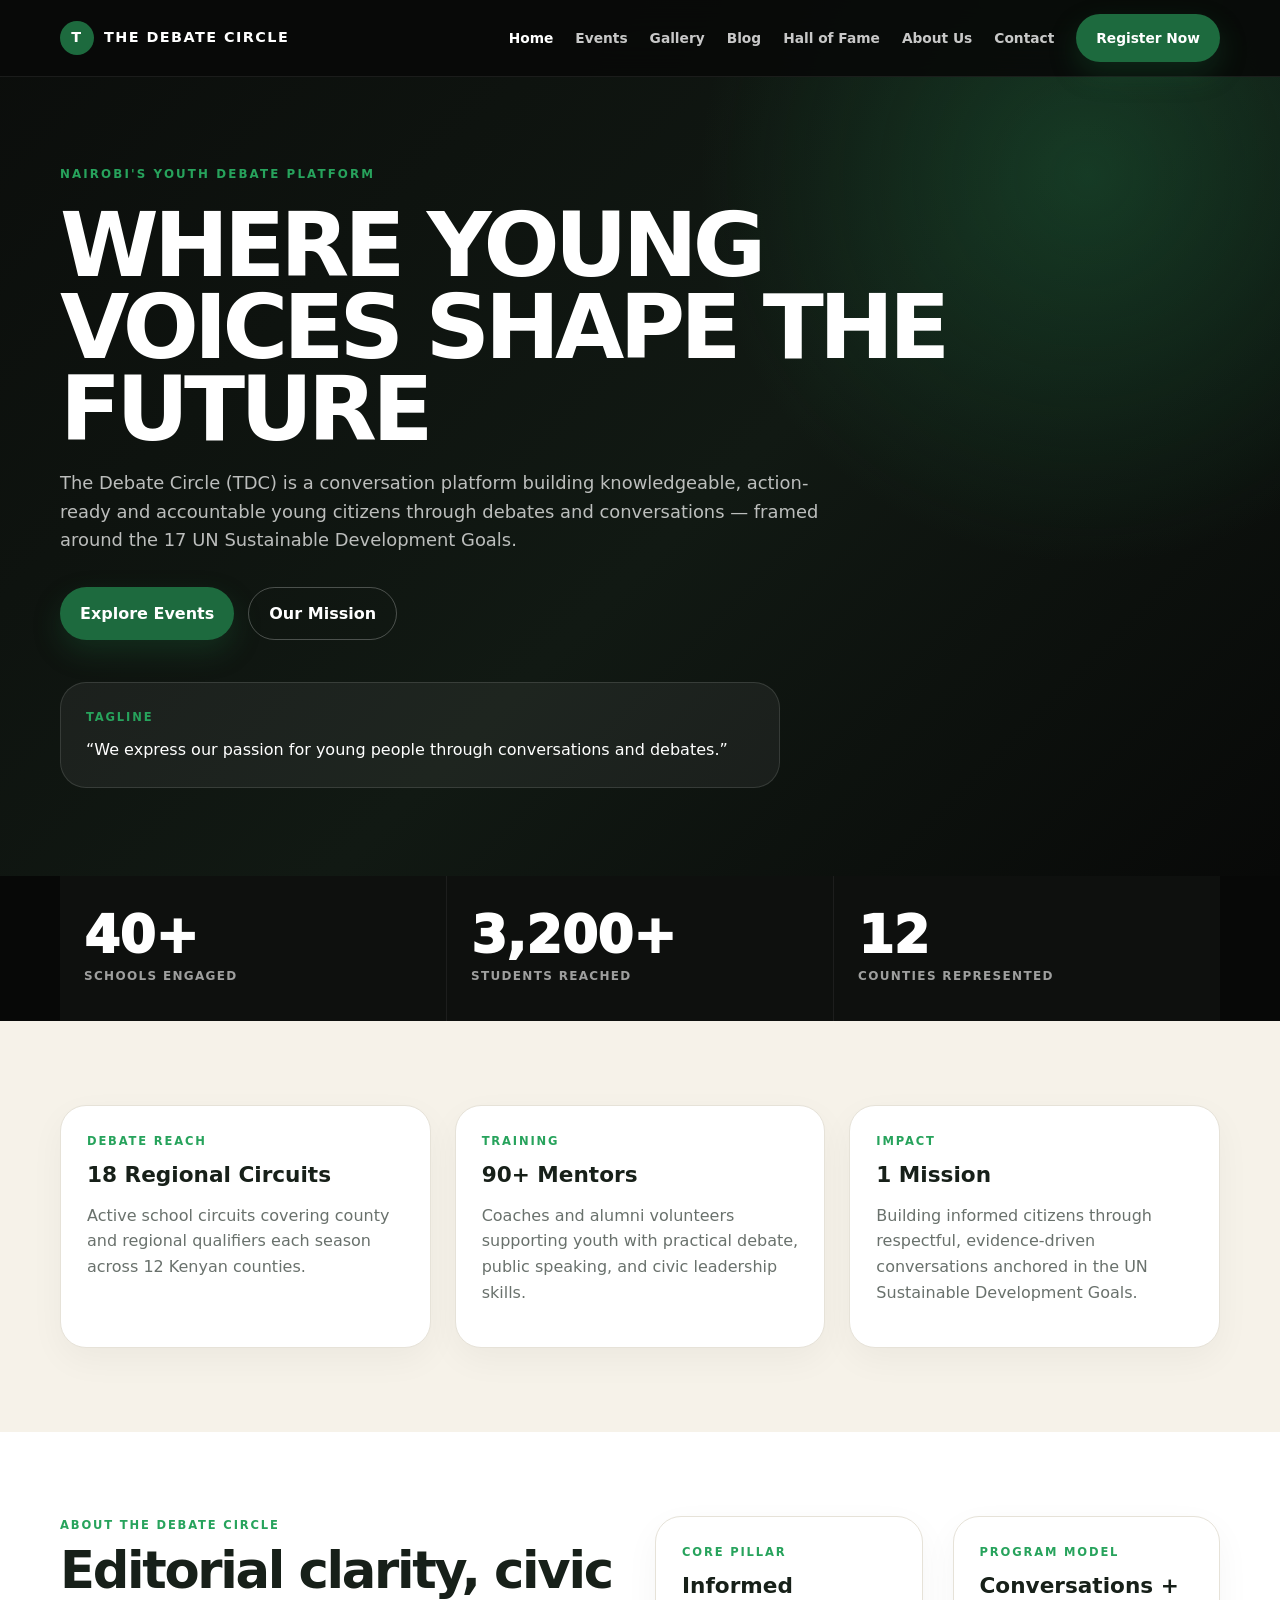
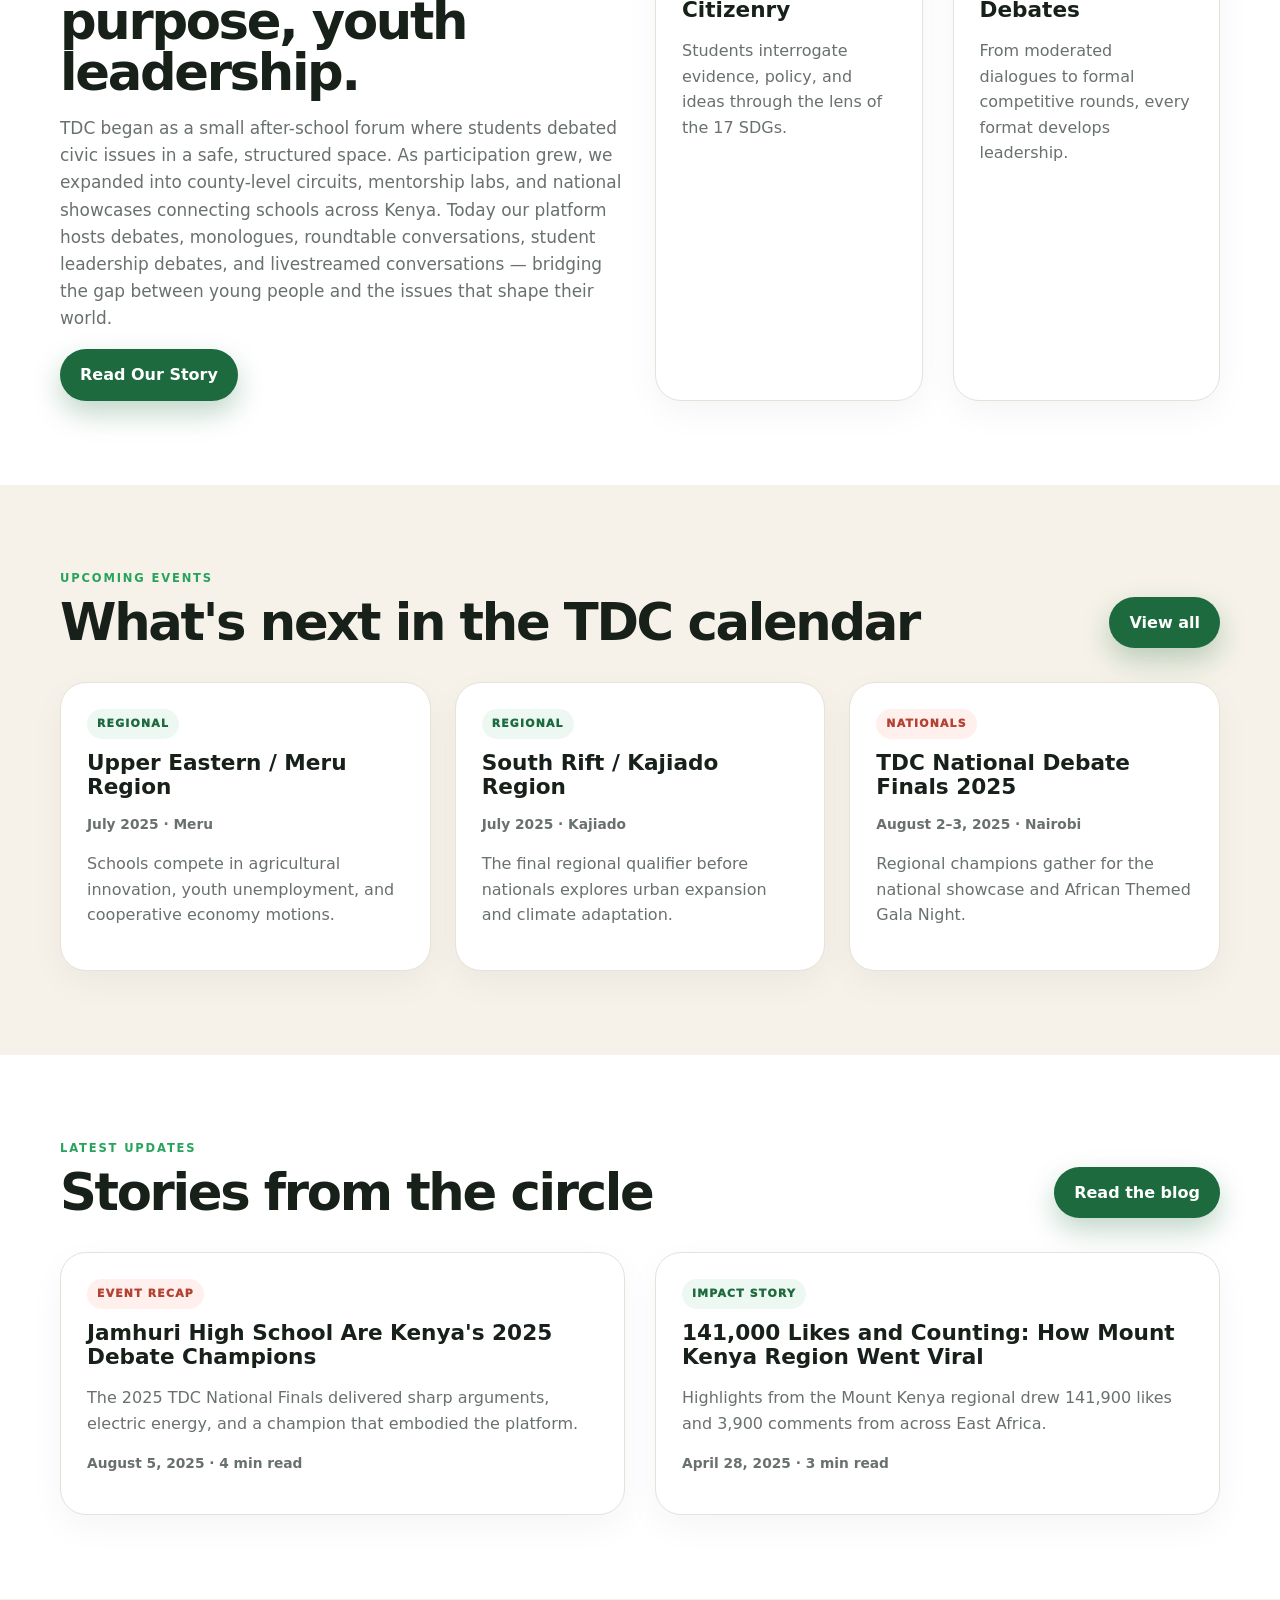
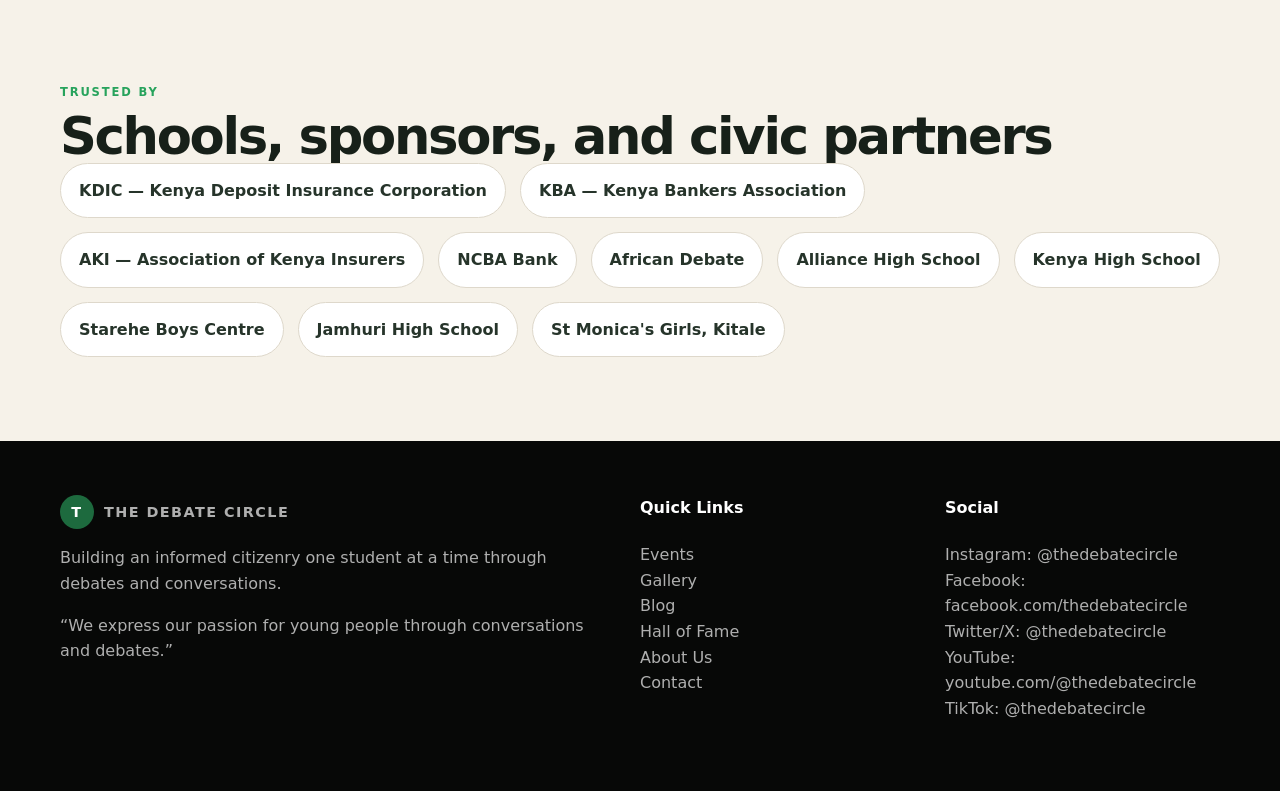
<file: index.html>
<!doctype html>
<html lang="en">
<head>
<meta charset="utf-8">
<meta name="viewport" content="width=device-width,initial-scale=1">
<title>The Debate Circle | Home</title>
<link rel="stylesheet" href="style.css">
</head>
<body>
<header class="site-header">
<div class="container nav">
<a class="logo" href="index.html">
<span class="logo-mark">T</span>THE DEBATE CIRCLE</a>
<button class="hamb" aria-label="Menu">☰</button>
<nav class="nav-links">
<a class="active" href="index.html">Home</a>
<a class="" href="events.html">Events</a>
<a class="" href="gallery.html">Gallery</a>
<a class="" href="blog.html">Blog</a>
<a class="" href="hall-of-fame.html">Hall of Fame</a>
<a class="" href="about.html">About Us</a>
<a class="" href="contact.html">Contact</a>
<a class="cta" href="contact.html">Register Now</a>
</nav>
</div>
</header>
<section class="hero">
<div class="container">
<span class="eyebrow">Nairobi's Youth Debate Platform</span>
<h1>WHERE YOUNG VOICES SHAPE THE FUTURE</h1>
<p>The Debate Circle (TDC) is a conversation platform building knowledgeable, action-ready and accountable young citizens through debates and conversations — framed around the 17 UN Sustainable Development Goals.</p>
<div class="hero-actions">
<a class="btn" href="events.html">Explore Events</a>
<a class="btn secondary" href="about.html">Our Mission</a>
</div>
<div class="quote-card">
<span>Tagline</span>“We express our passion for young people through conversations and debates.”</div>
</div>
</section>
<section class="stats">
<div class="container stats-grid">
<div class="stat">
<strong>40+</strong>
<span>Schools Engaged</span>
</div>
<div class="stat">
<strong>3,200+</strong>
<span>Students Reached</span>
</div>
<div class="stat">
<strong>12</strong>
<span>Counties Represented</span>
</div>
</div>
</section>
<section class="section alt">
<div class="container grid-3">
<article class="card">
<span class="section-label">Debate Reach</span>
<h3>18 Regional Circuits</h3>
<p>Active school circuits covering county and regional qualifiers each season across 12 Kenyan counties.</p>
</article>
<article class="card">
<span class="section-label">Training</span>
<h3>90+ Mentors</h3>
<p>Coaches and alumni volunteers supporting youth with practical debate, public speaking, and civic leadership skills.</p>
</article>
<article class="card">
<span class="section-label">Impact</span>
<h3>1 Mission</h3>
<p>Building informed citizens through respectful, evidence-driven conversations anchored in the UN Sustainable Development Goals.</p>
</article>
</div>
</section>
<section class="section">
<div class="container grid-2">
<div>
<span class="section-label">About The Debate Circle</span>
<h2>Editorial clarity, civic purpose, youth leadership.</h2>
<p class="lead">TDC began as a small after-school forum where students debated civic issues in a safe, structured space. As participation grew, we expanded into county-level circuits, mentorship labs, and national showcases connecting schools across Kenya. Today our platform hosts debates, monologues, roundtable conversations, student leadership debates, and livestreamed conversations — bridging the gap between young people and the issues that shape their world.</p>
<a class="btn" href="about.html">Read Our Story</a>
</div>
<div class="grid-2">
<article class="card">
<span class="section-label">Core Pillar</span>
<h3>Informed Citizenry</h3>
<p>Students interrogate evidence, policy, and ideas through the lens of the 17 SDGs.</p>
</article>
<article class="card">
<span class="section-label">Program Model</span>
<h3>Conversations + Debates</h3>
<p>From moderated dialogues to formal competitive rounds, every format develops leadership.</p>
</article>
</div>
</div>
</section>
<section class="section alt">
<div class="container">
<div class="section-head">
<div>
<span class="section-label">Upcoming Events</span>
<h2>What's next in the TDC calendar</h2>
</div>
<a class="btn" href="events.html">View all</a>
</div>
<div class="grid-3">
<article class="card">
<span class="tag regional">Regional</span>
<h3>Upper Eastern / Meru Region</h3>
<p class="meta">July 2025 · Meru</p>
<p>Schools compete in agricultural innovation, youth unemployment, and cooperative economy motions.</p>
</article>
<article class="card">
<span class="tag regional">Regional</span>
<h3>South Rift / Kajiado Region</h3>
<p class="meta">July 2025 · Kajiado</p>
<p>The final regional qualifier before nationals explores urban expansion and climate adaptation.</p>
</article>
<article class="card">
<span class="tag national">Nationals</span>
<h3>TDC National Debate Finals 2025</h3>
<p class="meta">August 2–3, 2025 · Nairobi</p>
<p>Regional champions gather for the national showcase and African Themed Gala Night.</p>
</article>
</div>
</div>
</section>
<section class="section">
<div class="container">
<div class="section-head">
<div>
<span class="section-label">Latest Updates</span>
<h2>Stories from the circle</h2>
</div>
<a class="btn" href="blog.html">Read the blog</a>
</div>
<div class="grid-2">
<article class="card">
<span class="tag national">Event Recap</span>
<h3>Jamhuri High School Are Kenya's 2025 Debate Champions</h3>
<p>The 2025 TDC National Finals delivered sharp arguments, electric energy, and a champion that embodied the platform.</p>
<p class="meta">August 5, 2025 · 4 min read</p>
</article>
<article class="card">
<span class="tag regional">Impact Story</span>
<h3>141,000 Likes and Counting: How Mount Kenya Region Went Viral</h3>
<p>Highlights from the Mount Kenya regional drew 141,900 likes and 3,900 comments from across East Africa.</p>
<p class="meta">April 28, 2025 · 3 min read</p>
</article>
</div>
</div>
</section>
<section class="section alt">
<div class="container">
<span class="section-label">Trusted By</span>
<h2>Schools, sponsors, and civic partners</h2>
<div class="trusted-row">
<span class="partner-pill">KDIC — Kenya Deposit Insurance Corporation</span>
<span class="partner-pill">KBA — Kenya Bankers Association</span>
<span class="partner-pill">AKI — Association of Kenya Insurers</span>
<span class="partner-pill">NCBA Bank</span>
<span class="partner-pill">African Debate</span>
<span class="partner-pill">Alliance High School</span>
<span class="partner-pill">Kenya High School</span>
<span class="partner-pill">Starehe Boys Centre</span>
<span class="partner-pill">Jamhuri High School</span>
<span class="partner-pill">St Monica's Girls, Kitale</span>
</div>
</div>
</section>
<footer class="footer">
<div class="container footer-grid">
<div>
<a class="logo" href="index.html">
<span class="logo-mark">T</span>THE DEBATE CIRCLE</a>
<p>Building an informed citizenry one student at a time through debates and conversations.</p>
<p>“We express our passion for young people through conversations and debates.”</p>
</div>
<div>
<h4>Quick Links</h4>
<a href="events.html">Events</a>
<br>
<a href="gallery.html">Gallery</a>
<br>
<a href="blog.html">Blog</a>
<br>
<a href="hall-of-fame.html">Hall of Fame</a>
<br>
<a href="about.html">About Us</a>
<br>
<a href="contact.html">Contact</a>
<br>
</div>
<div>
<h4>Social</h4>
<p>Instagram: @thedebatecircle<br>Facebook: facebook.com/thedebatecircle<br>Twitter/X: @thedebatecircle<br>YouTube: youtube.com/@thedebatecircle<br>TikTok: @thedebatecircle</p>
</div>
</div>
</footer>
<script src="lightbox.js">
</script>
</body>
</html>
</file>
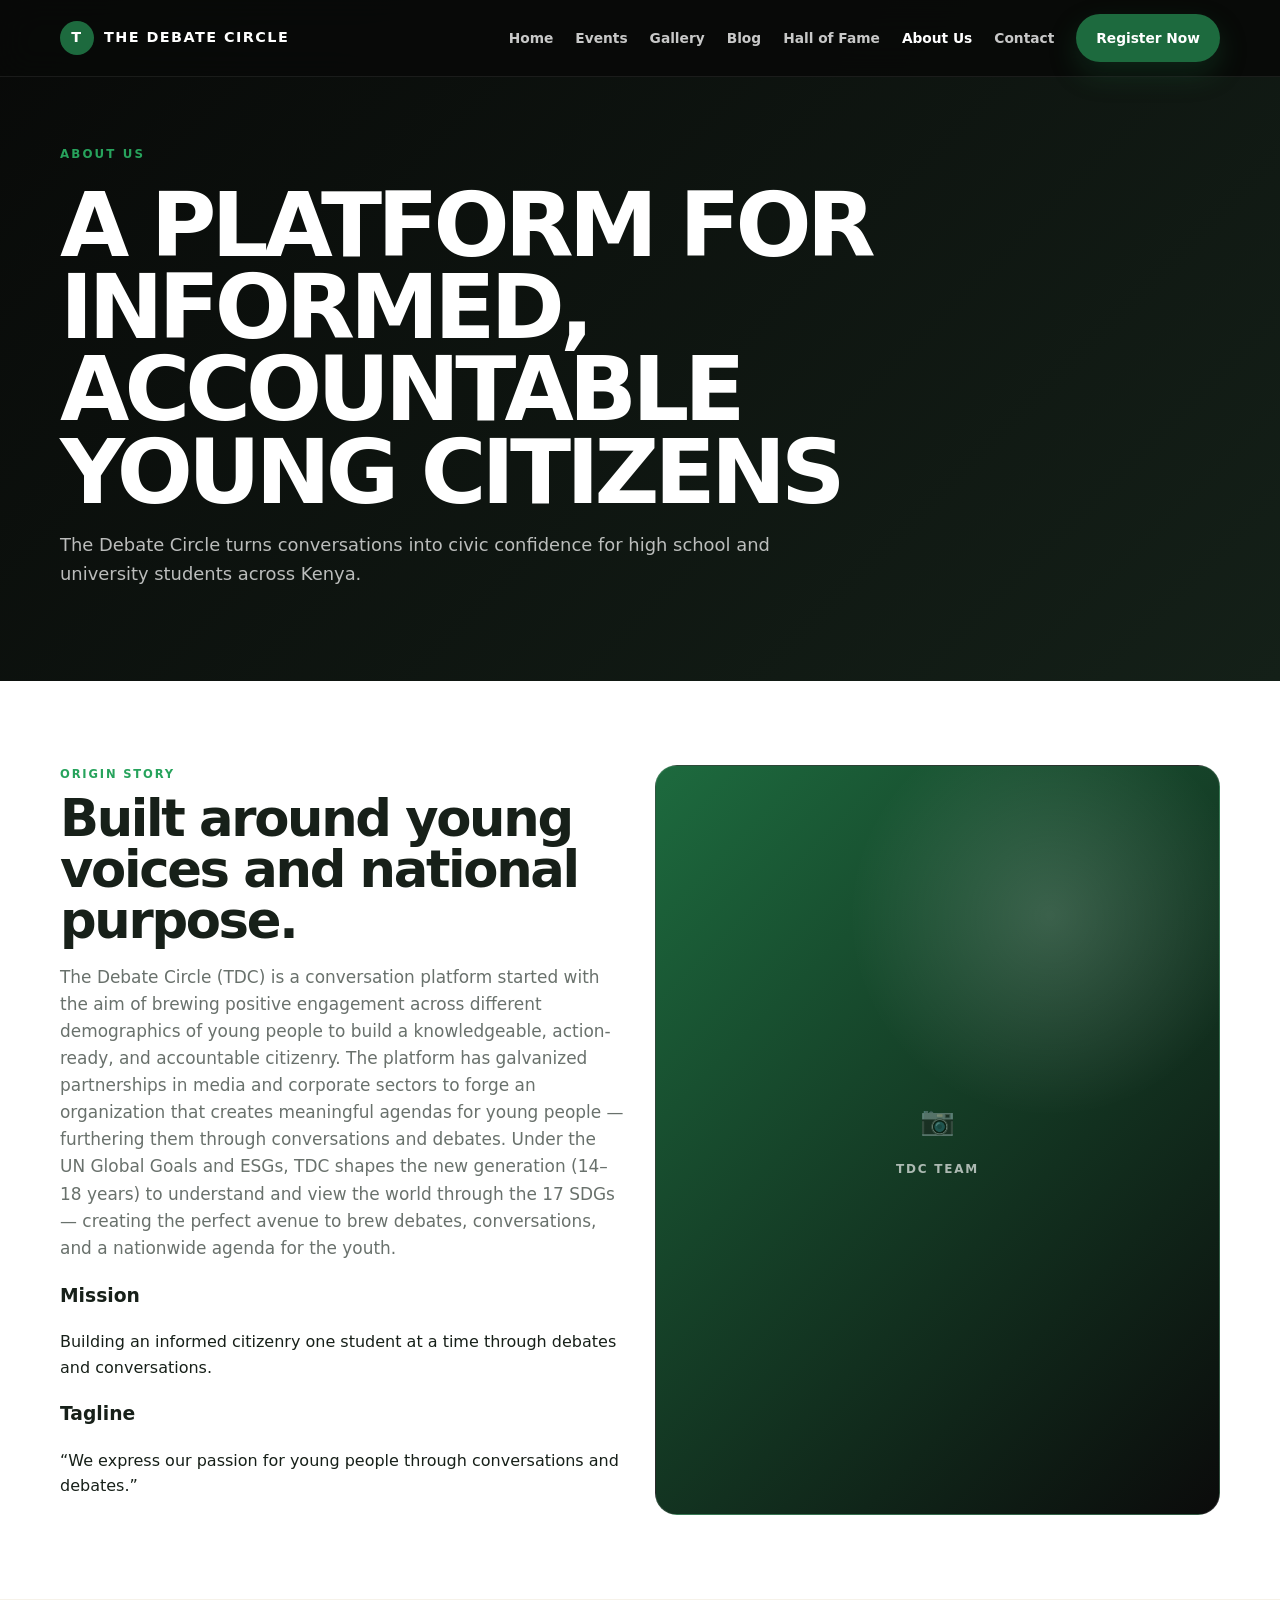
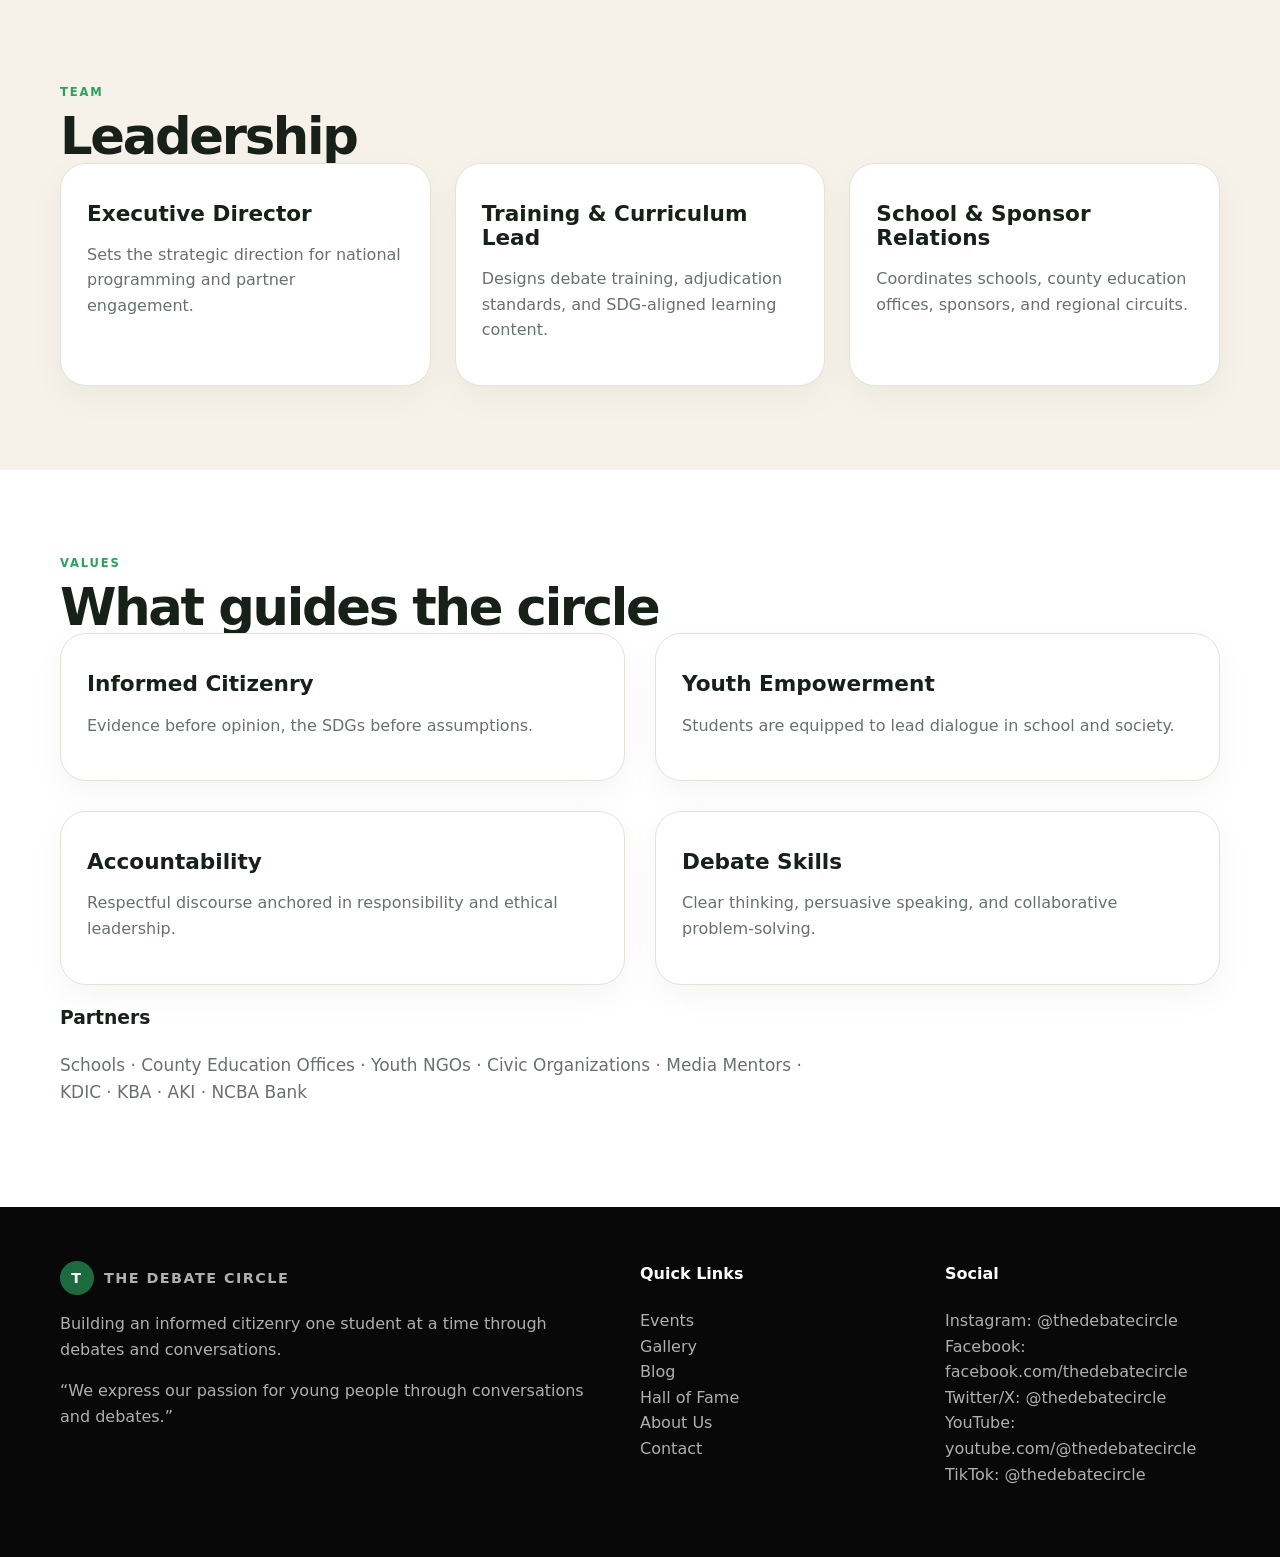
<file: about.html>
<!doctype html>
<html lang="en">
<head>
<meta charset="utf-8">
<meta name="viewport" content="width=device-width,initial-scale=1">
<title>About The Debate Circle</title>
<link rel="stylesheet" href="style.css">
</head>
<body>
<header class="site-header">
<div class="container nav">
<a class="logo" href="index.html">
<span class="logo-mark">T</span>THE DEBATE CIRCLE</a>
<button class="hamb" aria-label="Menu">☰</button>
<nav class="nav-links">
<a class="" href="index.html">Home</a>
<a class="" href="events.html">Events</a>
<a class="" href="gallery.html">Gallery</a>
<a class="" href="blog.html">Blog</a>
<a class="" href="hall-of-fame.html">Hall of Fame</a>
<a class="active" href="about.html">About Us</a>
<a class="" href="contact.html">Contact</a>
<a class="cta" href="contact.html">Register Now</a>
</nav>
</div>
</header>
<section class="page-hero">
<div class="container">
<span class="eyebrow">About Us</span>
<h1>A platform for informed, accountable young citizens</h1>
<p>The Debate Circle turns conversations into civic confidence for high school and university students across Kenya.</p>
</div>
</section>
<section class="section">
<div class="container grid-2">
<div>
<span class="section-label">Origin Story</span>
<h2>Built around young voices and national purpose.</h2>
<p class="lead">The Debate Circle (TDC) is a conversation platform started with the aim of brewing positive engagement across different demographics of young people to build a knowledgeable, action-ready, and accountable citizenry. The platform has galvanized partnerships in media and corporate sectors to forge an organization that creates meaningful agendas for young people — furthering them through conversations and debates. Under the UN Global Goals and ESGs, TDC shapes the new generation (14–18 years) to understand and view the world through the 17 SDGs — creating the perfect avenue to brew debates, conversations, and a nationwide agenda for the youth.</p>
<h3>Mission</h3>
<p>Building an informed citizenry one student at a time through debates and conversations.</p>
<h3>Tagline</h3>
<p>“We express our passion for young people through conversations and debates.”</p>
</div>
<div class="photo-placeholder lightbox-trigger full-photo" data-caption="TDC Team">
<div class="ph-inner">
<span class="camera">📷</span>
<span class="ph-caption">TDC Team</span>
</div>
</div>
</div>
</section>
<section class="section alt">
<div class="container">
<span class="section-label">Team</span>
<h2>Leadership</h2>
<div class="grid-3">
<article class="card">
<h3>Executive Director</h3>
<p>Sets the strategic direction for national programming and partner engagement.</p>
</article>
<article class="card">
<h3>Training & Curriculum Lead</h3>
<p>Designs debate training, adjudication standards, and SDG-aligned learning content.</p>
</article>
<article class="card">
<h3>School & Sponsor Relations</h3>
<p>Coordinates schools, county education offices, sponsors, and regional circuits.</p>
</article>
</div>
</div>
</section>
<section class="section">
<div class="container">
<span class="section-label">Values</span>
<h2>What guides the circle</h2>
<div class="grid-2">
<article class="card">
<h3>Informed Citizenry</h3>
<p>Evidence before opinion, the SDGs before assumptions.</p>
</article>
<article class="card">
<h3>Youth Empowerment</h3>
<p>Students are equipped to lead dialogue in school and society.</p>
</article>
<article class="card">
<h3>Accountability</h3>
<p>Respectful discourse anchored in responsibility and ethical leadership.</p>
</article>
<article class="card">
<h3>Debate Skills</h3>
<p>Clear thinking, persuasive speaking, and collaborative problem-solving.</p>
</article>
</div>
<h3>Partners</h3>
<p class="lead">Schools · County Education Offices · Youth NGOs · Civic Organizations · Media Mentors · KDIC · KBA · AKI · NCBA Bank</p>
</div>
</section>
<footer class="footer">
<div class="container footer-grid">
<div>
<a class="logo" href="index.html">
<span class="logo-mark">T</span>THE DEBATE CIRCLE</a>
<p>Building an informed citizenry one student at a time through debates and conversations.</p>
<p>“We express our passion for young people through conversations and debates.”</p>
</div>
<div>
<h4>Quick Links</h4>
<a href="events.html">Events</a>
<br>
<a href="gallery.html">Gallery</a>
<br>
<a href="blog.html">Blog</a>
<br>
<a href="hall-of-fame.html">Hall of Fame</a>
<br>
<a href="about.html">About Us</a>
<br>
<a href="contact.html">Contact</a>
<br>
</div>
<div>
<h4>Social</h4>
<p>Instagram: @thedebatecircle<br>Facebook: facebook.com/thedebatecircle<br>Twitter/X: @thedebatecircle<br>YouTube: youtube.com/@thedebatecircle<br>TikTok: @thedebatecircle</p>
</div>
</div>
</footer>
<script src="lightbox.js">
</script>
</body>
</html>
</file>
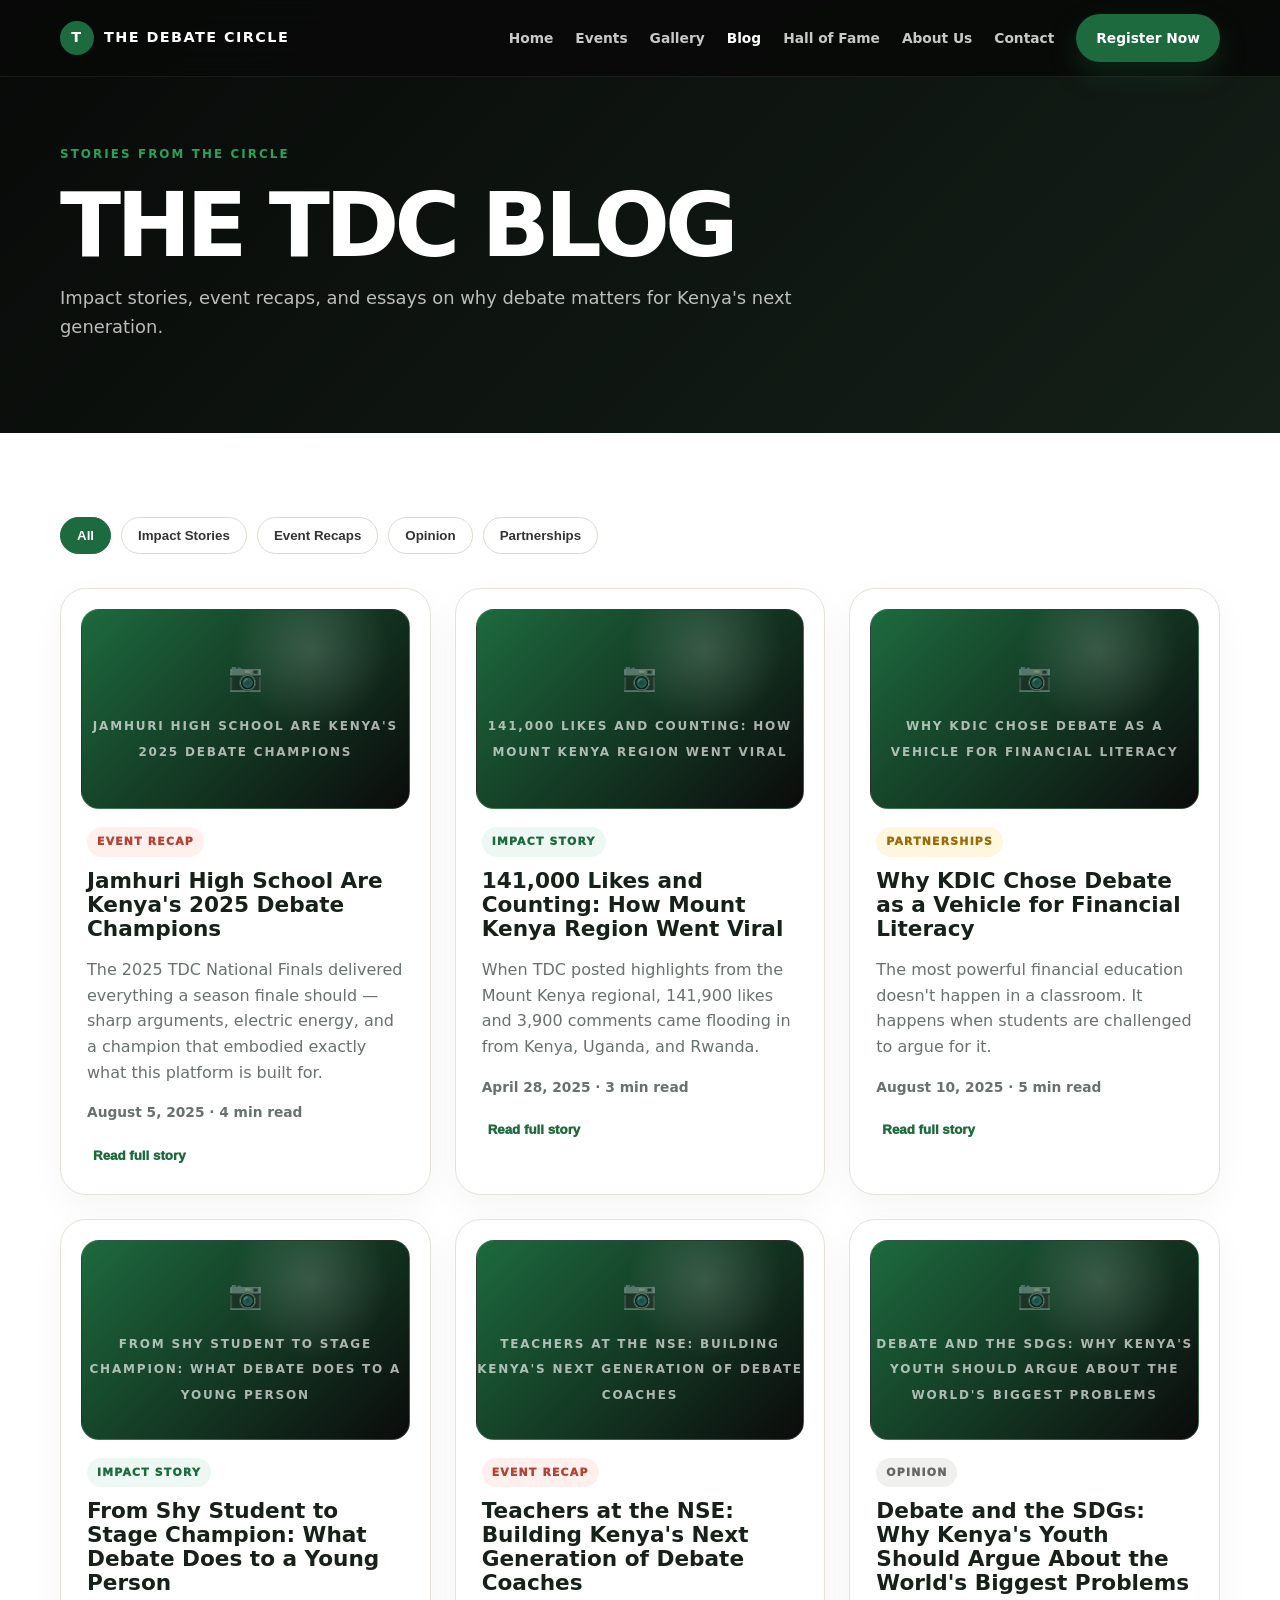
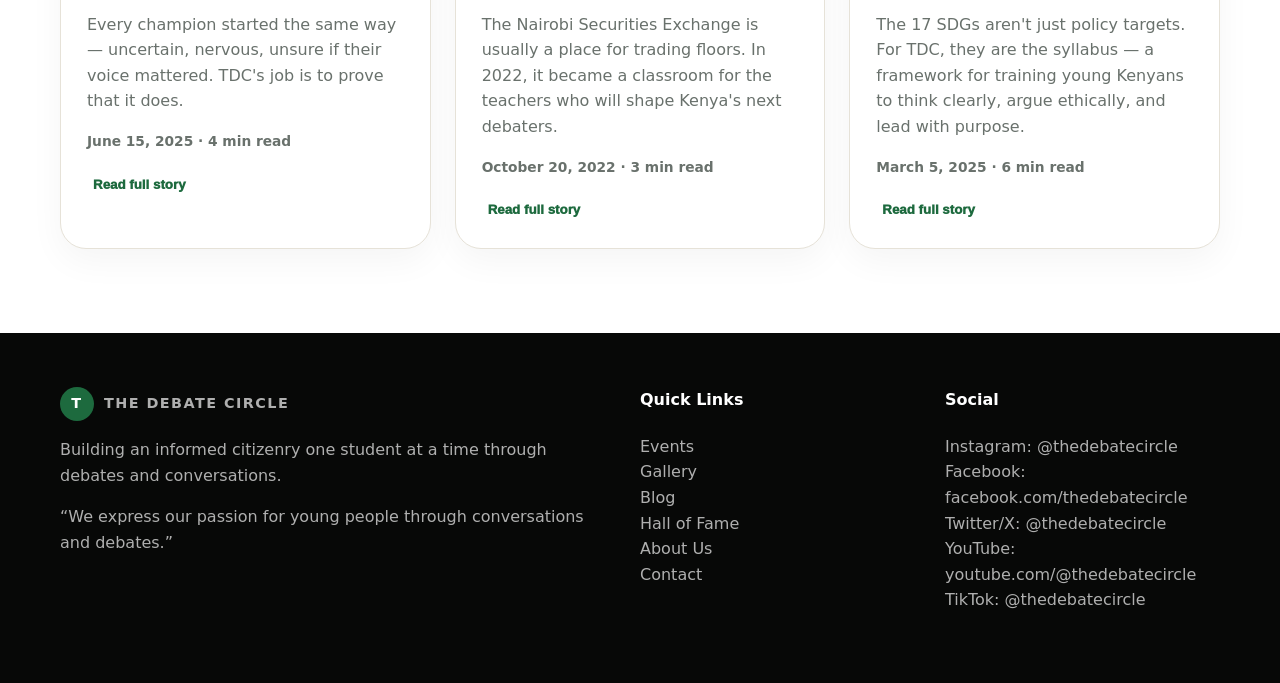
<file: blog.html>
<!doctype html>
<html lang="en">
<head>
<meta charset="utf-8">
<meta name="viewport" content="width=device-width,initial-scale=1">
<title>The TDC Blog</title>
<link rel="stylesheet" href="style.css">
</head>
<body>
<header class="site-header">
<div class="container nav">
<a class="logo" href="index.html">
<span class="logo-mark">T</span>THE DEBATE CIRCLE</a>
<button class="hamb" aria-label="Menu">☰</button>
<nav class="nav-links">
<a class="" href="index.html">Home</a>
<a class="" href="events.html">Events</a>
<a class="" href="gallery.html">Gallery</a>
<a class="active" href="blog.html">Blog</a>
<a class="" href="hall-of-fame.html">Hall of Fame</a>
<a class="" href="about.html">About Us</a>
<a class="" href="contact.html">Contact</a>
<a class="cta" href="contact.html">Register Now</a>
</nav>
</div>
</header>
<section class="page-hero">
<div class="container">
<span class="eyebrow">Stories from the Circle</span>
<h1>The TDC Blog</h1>
<p>Impact stories, event recaps, and essays on why debate matters for Kenya's next generation.</p>
</div>
</section>
<section class="section">
<div class="container">
<div class="tabs filter-group">
<button class="tab active" data-filter="all">All</button>
<button class="tab " data-filter="impact">Impact Stories</button>
<button class="tab " data-filter="event">Event Recaps</button>
<button class="tab " data-filter="opinion">Opinion</button>
<button class="tab " data-filter="partnerships">Partnerships</button>
</div>
<div class="grid-3">
<article class="card" data-category="event">
<div class="photo-placeholder lightbox-trigger blog-photo" data-caption="Jamhuri High School Are Kenya's 2025 Debate Champions">
<div class="ph-inner">
<span class="camera">📷</span>
<span class="ph-caption">Jamhuri High School Are Kenya's 2025 Debate Champions</span>
</div>
</div>
<span class="tag national">Event Recap</span>
<h3>Jamhuri High School Are Kenya's 2025 Debate Champions</h3>
<p>The 2025 TDC National Finals delivered everything a season finale should — sharp arguments, electric energy, and a champion that embodied exactly what this platform is built for.</p>
<p class="meta">August 5, 2025 · 4 min read</p>
<div class="article-body">
<p>The 2025 TDC National Finals, held on August 2–3 in Nairobi, brought the full force of the season into one unforgettable weekend. Regional champions arrived after months of SDG-framed debates, ready to test not only their speaking ability but their command of Kenya’s most urgent civic and economic questions. Jamhuri High School rose through the rounds with clarity, discipline, and teamwork, eventually emerging as Kenya’s 2025 TDC National Debate Champions. The win represented more than a trophy. It affirmed the power of consistent school-based preparation, mentorship, and courageous student voices. The finals also reflected the strength of TDC’s partner ecosystem. KDIC, KBA, and AKI helped anchor a season where financial literacy was treated as a national development issue rather than a side topic. Students argued motions on savings culture, insurance awareness, economic inclusion, gender equality in finance, and the role of youth in Kenya’s financial future. KDIC’s Director of Bank Resolution, David Irungu, addressed participants on why financially informed citizens are essential to national resilience. His message was simple but powerful: young people must understand the systems that protect their money, expand opportunity, and sustain trust in the economy. After the final rounds, the community gathered for the African Themed Gala Night, a celebration of culture, friendship, and excellence. The gala allowed students, teachers, alumni, and partners to close the season with joy while honoring the hard work behind every speech. For TDC, the weekend proved that debate can be competitive, civic, and deeply human at the same time.</p>
</div>
<button class="read-more">Read full story</button>
</article>
<article class="card" data-category="impact">
<div class="photo-placeholder lightbox-trigger blog-photo" data-caption="141,000 Likes and Counting: How Mount Kenya Region Went Viral">
<div class="ph-inner">
<span class="camera">📷</span>
<span class="ph-caption">141,000 Likes and Counting: How Mount Kenya Region Went Viral</span>
</div>
</div>
<span class="tag regional">Impact Story</span>
<h3>141,000 Likes and Counting: How Mount Kenya Region Went Viral</h3>
<p>When TDC posted highlights from the Mount Kenya regional, 141,900 likes and 3,900 comments came flooding in from Kenya, Uganda, and Rwanda.</p>
<p class="meta">April 28, 2025 · 3 min read</p>
<div class="article-body">
<p>The Mount Kenya regional in April 2025, hosted in Nyeri, became one of the clearest signs that young people are hungry for civic and intellectual content when it is presented with energy and authenticity. After TDC posted highlights from the tournament, the clips travelled far beyond the schools in attendance. More than 141,900 likes and 3,900 comments came in from Kenya, Uganda, Rwanda, and beyond. The response mattered because it challenged a lazy assumption: that students only engage with entertainment online. The comments showed that audiences were excited to see teenagers arguing policy, economics, gender, climate, and development with confidence. For participating students, the viral moment was not just about visibility. It validated the hours spent preparing cases, learning rebuttal, and standing in rooms where every idea could be challenged. The tournament ran two full days of competitive rounds, with adjudication clinics supporting both students and teachers. TDC’s vision has always been to make debate exciting, accessible, and socially relevant. The Mount Kenya moment showed that when students are trusted with serious issues, they do not make civic discourse boring. They make it alive.</p>
</div>
<button class="read-more">Read full story</button>
</article>
<article class="card" data-category="partnerships">
<div class="photo-placeholder lightbox-trigger blog-photo" data-caption="Why KDIC Chose Debate as a Vehicle for Financial Literacy">
<div class="ph-inner">
<span class="camera">📷</span>
<span class="ph-caption">Why KDIC Chose Debate as a Vehicle for Financial Literacy</span>
</div>
</div>
<span class="tag international">Partnerships</span>
<h3>Why KDIC Chose Debate as a Vehicle for Financial Literacy</h3>
<p>The most powerful financial education doesn't happen in a classroom. It happens when students are challenged to argue for it.</p>
<p class="meta">August 10, 2025 · 5 min read</p>
<div class="article-body">
<p>The KDIC-TDC partnership demonstrated that financial literacy becomes more durable when students do more than receive information. Across 12 regional circuits, students debated KDIC-themed motions that pushed them to research, question, defend, and apply financial ideas. Savings culture, deposit protection, insurance awareness, gender equality in finance, digital banking, and economic inclusion became live debate topics rather than abstract textbook terms. This mattered because debate creates ownership. A student arguing for better savings habits must understand household behavior, banking trust, regulation, and youth unemployment. A student opposing a motion must still understand the underlying system well enough to challenge it. By the time teams reached the National Finals, financial literacy had become part of a broader civic vocabulary. David Irungu, KDIC’s Director of Bank Resolution, emphasized that informed citizens strengthen national development because they know how to protect their resources and participate responsibly in the economy. TDC’s SDG framework made the partnership scalable. Financial literacy connected naturally to poverty reduction, gender equality, decent work, reduced inequalities, and strong institutions. Through competitive debate, students could connect personal money choices to national resilience and global development standards.</p>
</div>
<button class="read-more">Read full story</button>
</article>
<article class="card" data-category="impact">
<div class="photo-placeholder lightbox-trigger blog-photo" data-caption="From Shy Student to Stage Champion: What Debate Does to a Young Person">
<div class="ph-inner">
<span class="camera">📷</span>
<span class="ph-caption">From Shy Student to Stage Champion: What Debate Does to a Young Person</span>
</div>
</div>
<span class="tag regional">Impact Story</span>
<h3>From Shy Student to Stage Champion: What Debate Does to a Young Person</h3>
<p>Every champion started the same way — uncertain, nervous, unsure if their voice mattered. TDC's job is to prove that it does.</p>
<p class="meta">June 15, 2025 · 4 min read</p>
<div class="article-body">
<p>Every champion started somewhere quiet. Many began as shy students who avoided eye contact, spoke too softly, or believed leadership belonged to someone else. Debate changes that by giving young people repeated, structured chances to think, speak, fail, improve, and be heard. For Kenyan high school students, the transformation is visible. Confidence grows first. A student learns to stand, breathe, and deliver a point in front of peers. Then critical thinking deepens as they discover that strong opinions are not enough; claims need evidence, structure, and relevance. Academic performance often improves because debaters read more widely and learn to organize ideas under pressure. Leadership follows naturally. Students who once feared the stage become club captains, peer mentors, and voices in school assemblies. TDC’s regional-to-national ladder gives this growth a clear pathway. Learners can begin in school clubs, advance through regional qualifiers, receive adjudication feedback, and eventually compete on a national stage. The Daily Nation described TDC as turning debate into a meaningful platform where young people meet to discuss issues that matter to society. That description captures the heart of the work. Debate is not only about winning rounds. It is about proving to a young person that their voice can carry weight when it is prepared, ethical, and courageous.</p>
</div>
<button class="read-more">Read full story</button>
</article>
<article class="card" data-category="event">
<div class="photo-placeholder lightbox-trigger blog-photo" data-caption="Teachers at the NSE: Building Kenya's Next Generation of Debate Coaches">
<div class="ph-inner">
<span class="camera">📷</span>
<span class="ph-caption">Teachers at the NSE: Building Kenya's Next Generation of Debate Coaches</span>
</div>
</div>
<span class="tag national">Event Recap</span>
<h3>Teachers at the NSE: Building Kenya's Next Generation of Debate Coaches</h3>
<p>The Nairobi Securities Exchange is usually a place for trading floors. In 2022, it became a classroom for the teachers who will shape Kenya's next debaters.</p>
<p class="meta">October 20, 2022 · 3 min read</p>
<div class="article-body">
<p>The Nairobi Securities Exchange is usually associated with markets, listings, and trading floors. In 2022, it became something different for TDC: a classroom for the teachers who would shape Kenya’s next generation of debaters. The NSE Teachers Workshop focused on a simple idea. Sustainable debate ecosystems cannot depend on one-off tournaments alone. Schools need trained educators who can run clubs, prepare teams, adjudicate rounds, and connect debate to real-world learning. The workshop gave teachers practical tools in argument structure, motion analysis, rebuttal, judging standards, and club management. The financial literacy angle made the venue especially meaningful. Teachers explored how debate could introduce students to capital markets, savings, economic citizenship, and responsible participation in Kenya’s economy. Instead of presenting financial education as a lecture, TDC framed it as a conversation students could enter, question, and own. Teachers left with stronger coaching confidence and a clearer view of how debate clubs can become year-round spaces for leadership development. The long-term vision is national: school-based debate programmes that remain active between tournaments and keep producing informed, articulate, accountable students.</p>
</div>
<button class="read-more">Read full story</button>
</article>
<article class="card" data-category="opinion">
<div class="photo-placeholder lightbox-trigger blog-photo" data-caption="Debate and the SDGs: Why Kenya's Youth Should Argue About the World's Biggest Problems">
<div class="ph-inner">
<span class="camera">📷</span>
<span class="ph-caption">Debate and the SDGs: Why Kenya's Youth Should Argue About the World's Biggest Problems</span>
</div>
</div>
<span class="tag past">Opinion</span>
<h3>Debate and the SDGs: Why Kenya's Youth Should Argue About the World's Biggest Problems</h3>
<p>The 17 SDGs aren't just policy targets. For TDC, they are the syllabus — a framework for training young Kenyans to think clearly, argue ethically, and lead with purpose.</p>
<p class="meta">March 5, 2025 · 6 min read</p>
<div class="article-body">
<p>The 17 Sustainable Development Goals are often discussed in boardrooms, policy documents, and international conferences. For TDC, they belong in school halls too. They are not just policy targets; they are a syllabus for training young Kenyans to think clearly, argue ethically, and lead with purpose. SDG-framed debate gives students relevance and stakes. A motion about the ocean economy at the Coast is not abstract to a student from Mombasa, Kilifi, or Kwale. It connects to livelihoods, tourism, climate resilience, and SDG 14. A North Rift debate on food sovereignty speaks directly to agriculture, climate change, and household stability. A national motion on financial inclusion connects savings, insurance, gender equality, and decent work to the future students will inherit. This framework also connects Kenyan youth to global conversations without removing them from local realities. Students learn that the problems in their counties are linked to debates happening across Africa and the world: inequality, public health, education, responsible institutions, and sustainable cities. Debate then becomes more than performance. It becomes civic rehearsal. Young people practice listening to opposing views, weighing evidence, naming trade-offs, and defending solutions without losing respect for one another. Kenya and Africa need a generation that can do exactly that. If students can learn to argue about the world’s biggest problems with courage and humility, they can also learn to lead communities through them.</p>
</div>
<button class="read-more">Read full story</button>
</article>
</div>
</div>
</section>
<footer class="footer">
<div class="container footer-grid">
<div>
<a class="logo" href="index.html">
<span class="logo-mark">T</span>THE DEBATE CIRCLE</a>
<p>Building an informed citizenry one student at a time through debates and conversations.</p>
<p>“We express our passion for young people through conversations and debates.”</p>
</div>
<div>
<h4>Quick Links</h4>
<a href="events.html">Events</a>
<br>
<a href="gallery.html">Gallery</a>
<br>
<a href="blog.html">Blog</a>
<br>
<a href="hall-of-fame.html">Hall of Fame</a>
<br>
<a href="about.html">About Us</a>
<br>
<a href="contact.html">Contact</a>
<br>
</div>
<div>
<h4>Social</h4>
<p>Instagram: @thedebatecircle<br>Facebook: facebook.com/thedebatecircle<br>Twitter/X: @thedebatecircle<br>YouTube: youtube.com/@thedebatecircle<br>TikTok: @thedebatecircle</p>
</div>
</div>
</footer>
<script src="lightbox.js">
</script>
</body>
</html>
</file>
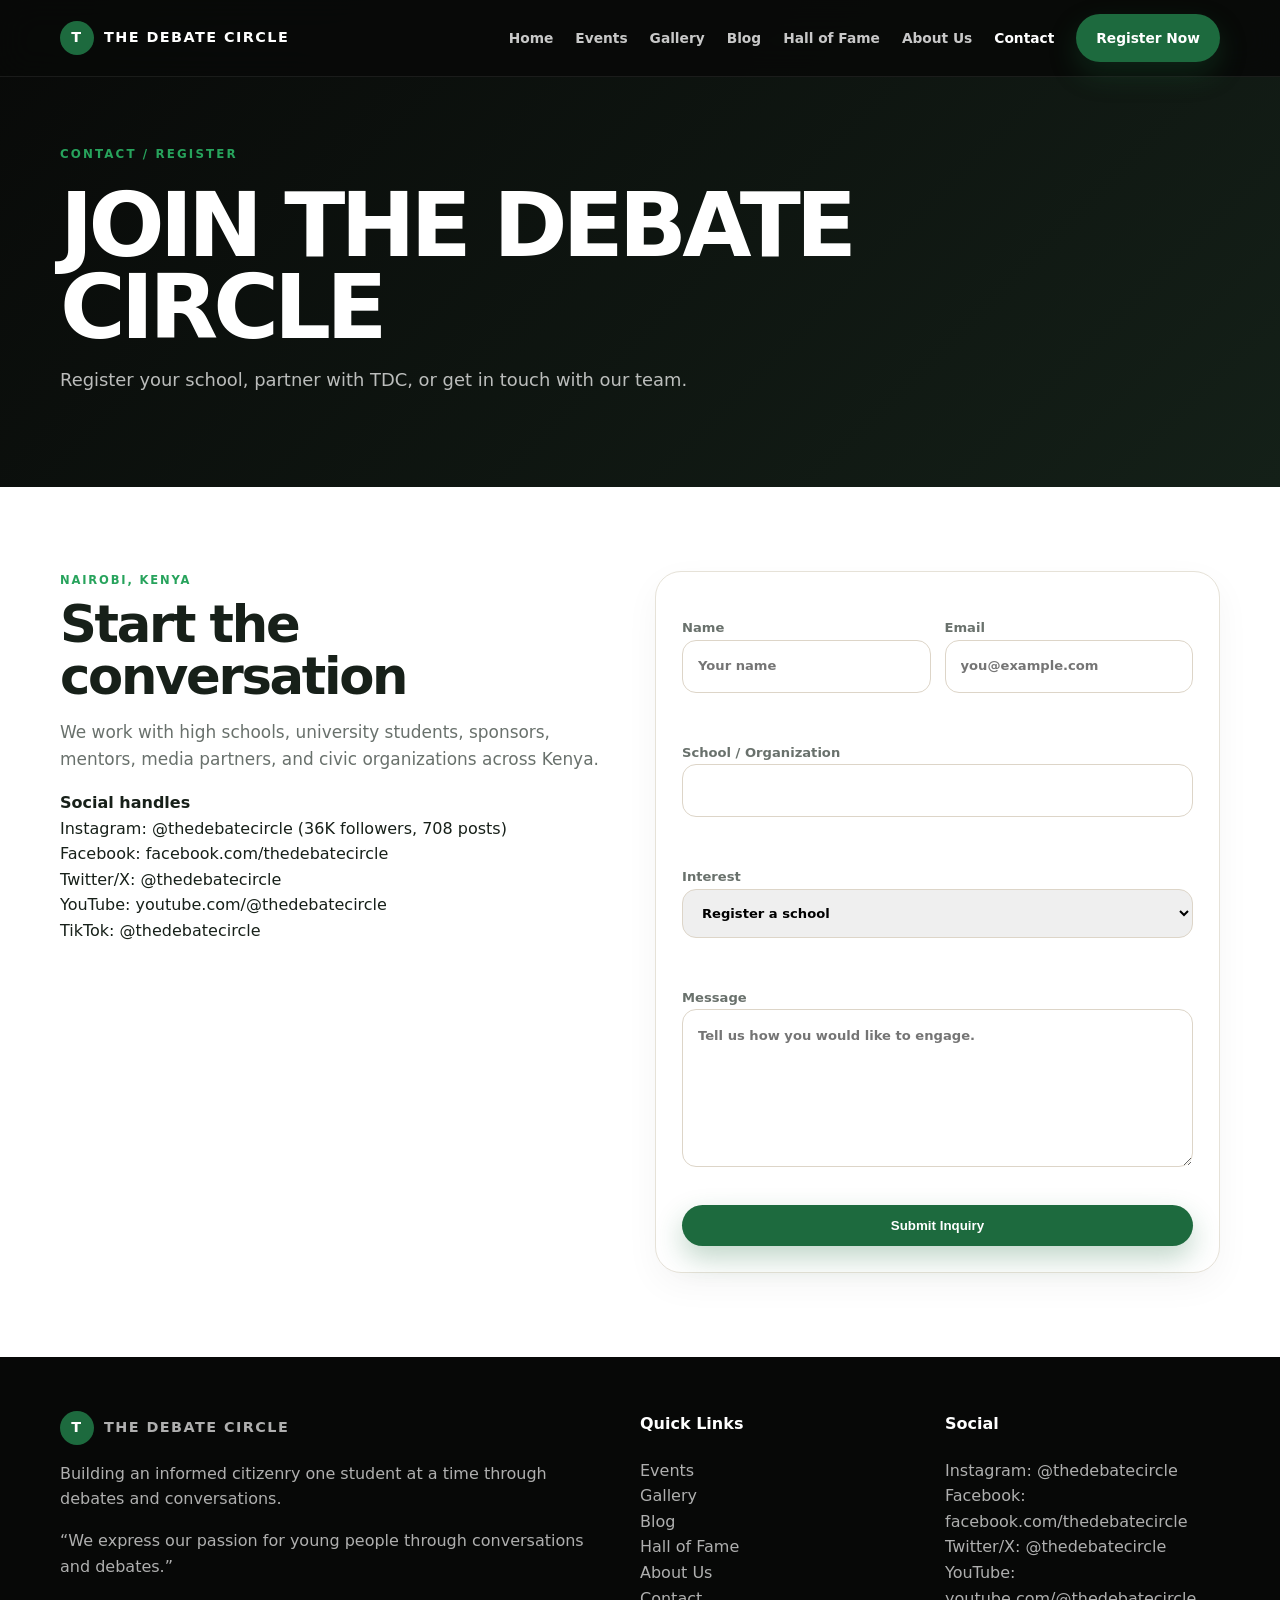
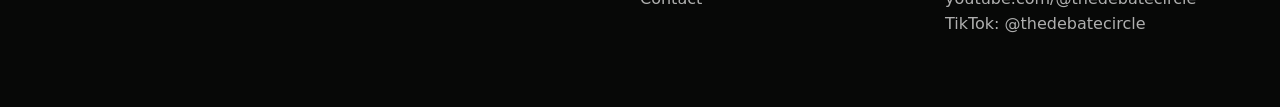
<file: contact.html>
<!doctype html>
<html lang="en">
<head>
<meta charset="utf-8">
<meta name="viewport" content="width=device-width,initial-scale=1">
<title>Contact / Register</title>
<link rel="stylesheet" href="style.css">
</head>
<body>
<header class="site-header">
<div class="container nav">
<a class="logo" href="index.html">
<span class="logo-mark">T</span>THE DEBATE CIRCLE</a>
<button class="hamb" aria-label="Menu">☰</button>
<nav class="nav-links">
<a class="" href="index.html">Home</a>
<a class="" href="events.html">Events</a>
<a class="" href="gallery.html">Gallery</a>
<a class="" href="blog.html">Blog</a>
<a class="" href="hall-of-fame.html">Hall of Fame</a>
<a class="" href="about.html">About Us</a>
<a class="active" href="contact.html">Contact</a>
<a class="cta" href="contact.html">Register Now</a>
</nav>
</div>
</header>
<section class="page-hero">
<div class="container">
<span class="eyebrow">Contact / Register</span>
<h1>Join The Debate Circle</h1>
<p>Register your school, partner with TDC, or get in touch with our team.</p>
</div>
</section>
<section class="section">
<div class="container grid-2">
<div>
<span class="section-label">Nairobi, Kenya</span>
<h2>Start the conversation</h2>
<p class="lead">We work with high schools, university students, sponsors, mentors, media partners, and civic organizations across Kenya.</p>
<p>
<strong>Social handles</strong>
<br>Instagram: @thedebatecircle (36K followers, 708 posts)<br>Facebook: facebook.com/thedebatecircle<br>Twitter/X: @thedebatecircle<br>YouTube: youtube.com/@thedebatecircle<br>TikTok: @thedebatecircle</p>
</div>
<form class="card contact-form">
<div class="form-row">
<p>
<label>Name<input type="text" placeholder="Your name">
</label>
</p>
<p>
<label>Email<input type="email" placeholder="you@example.com">
</label>
</p>
</div>
<p>
<label>School / Organization<input type="text">
</label>
</p>
<p>
<label>Interest<select>
<option>Register a school</option>
<option>Partner with TDC</option>
<option>Mentor / volunteer</option>
<option>Media inquiry</option>
</select>
</label>
</p>
<p>
<label>Message<textarea rows="6" placeholder="Tell us how you would like to engage.">
</textarea>
</label>
</p>
<button class="btn" type="button">Submit Inquiry</button>
</form>
</div>
</section>
<footer class="footer">
<div class="container footer-grid">
<div>
<a class="logo" href="index.html">
<span class="logo-mark">T</span>THE DEBATE CIRCLE</a>
<p>Building an informed citizenry one student at a time through debates and conversations.</p>
<p>“We express our passion for young people through conversations and debates.”</p>
</div>
<div>
<h4>Quick Links</h4>
<a href="events.html">Events</a>
<br>
<a href="gallery.html">Gallery</a>
<br>
<a href="blog.html">Blog</a>
<br>
<a href="hall-of-fame.html">Hall of Fame</a>
<br>
<a href="about.html">About Us</a>
<br>
<a href="contact.html">Contact</a>
<br>
</div>
<div>
<h4>Social</h4>
<p>Instagram: @thedebatecircle<br>Facebook: facebook.com/thedebatecircle<br>Twitter/X: @thedebatecircle<br>YouTube: youtube.com/@thedebatecircle<br>TikTok: @thedebatecircle</p>
</div>
</div>
</footer>
<script src="lightbox.js">
</script>
</body>
</html>
</file>
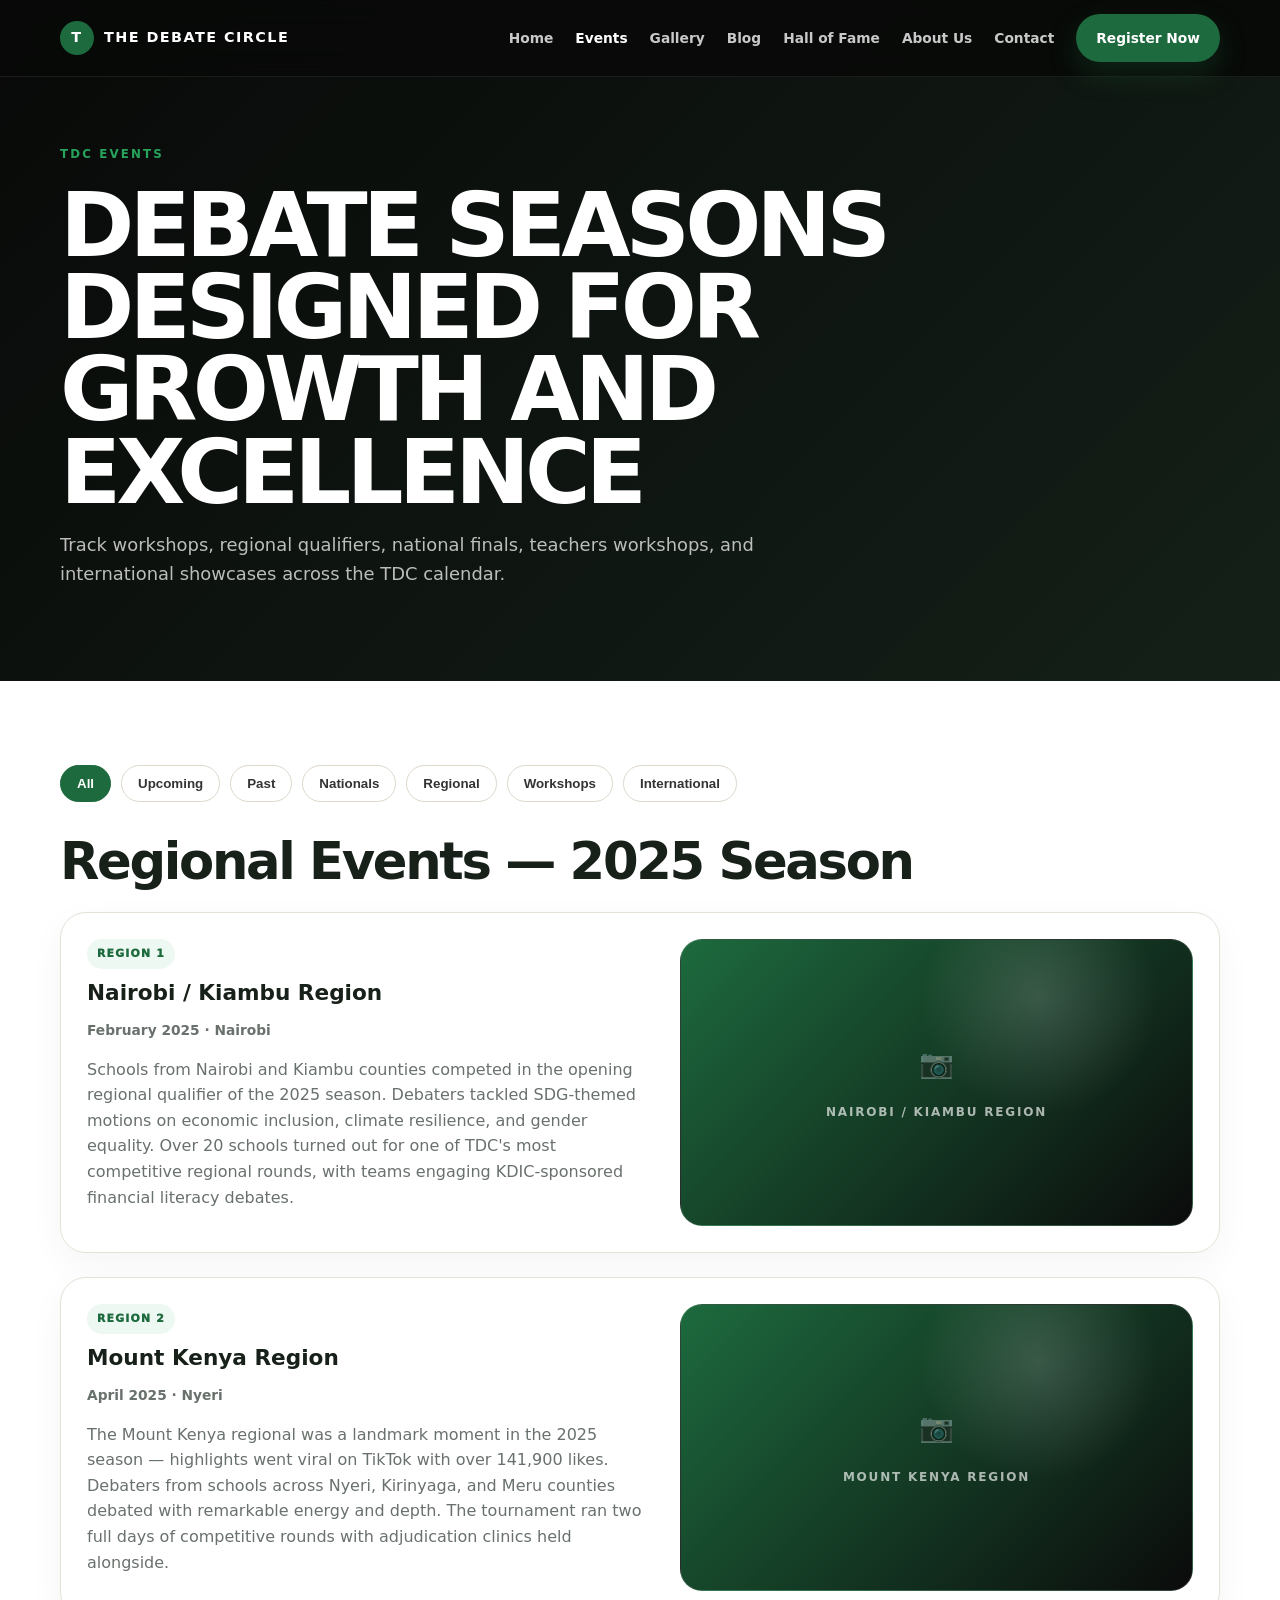
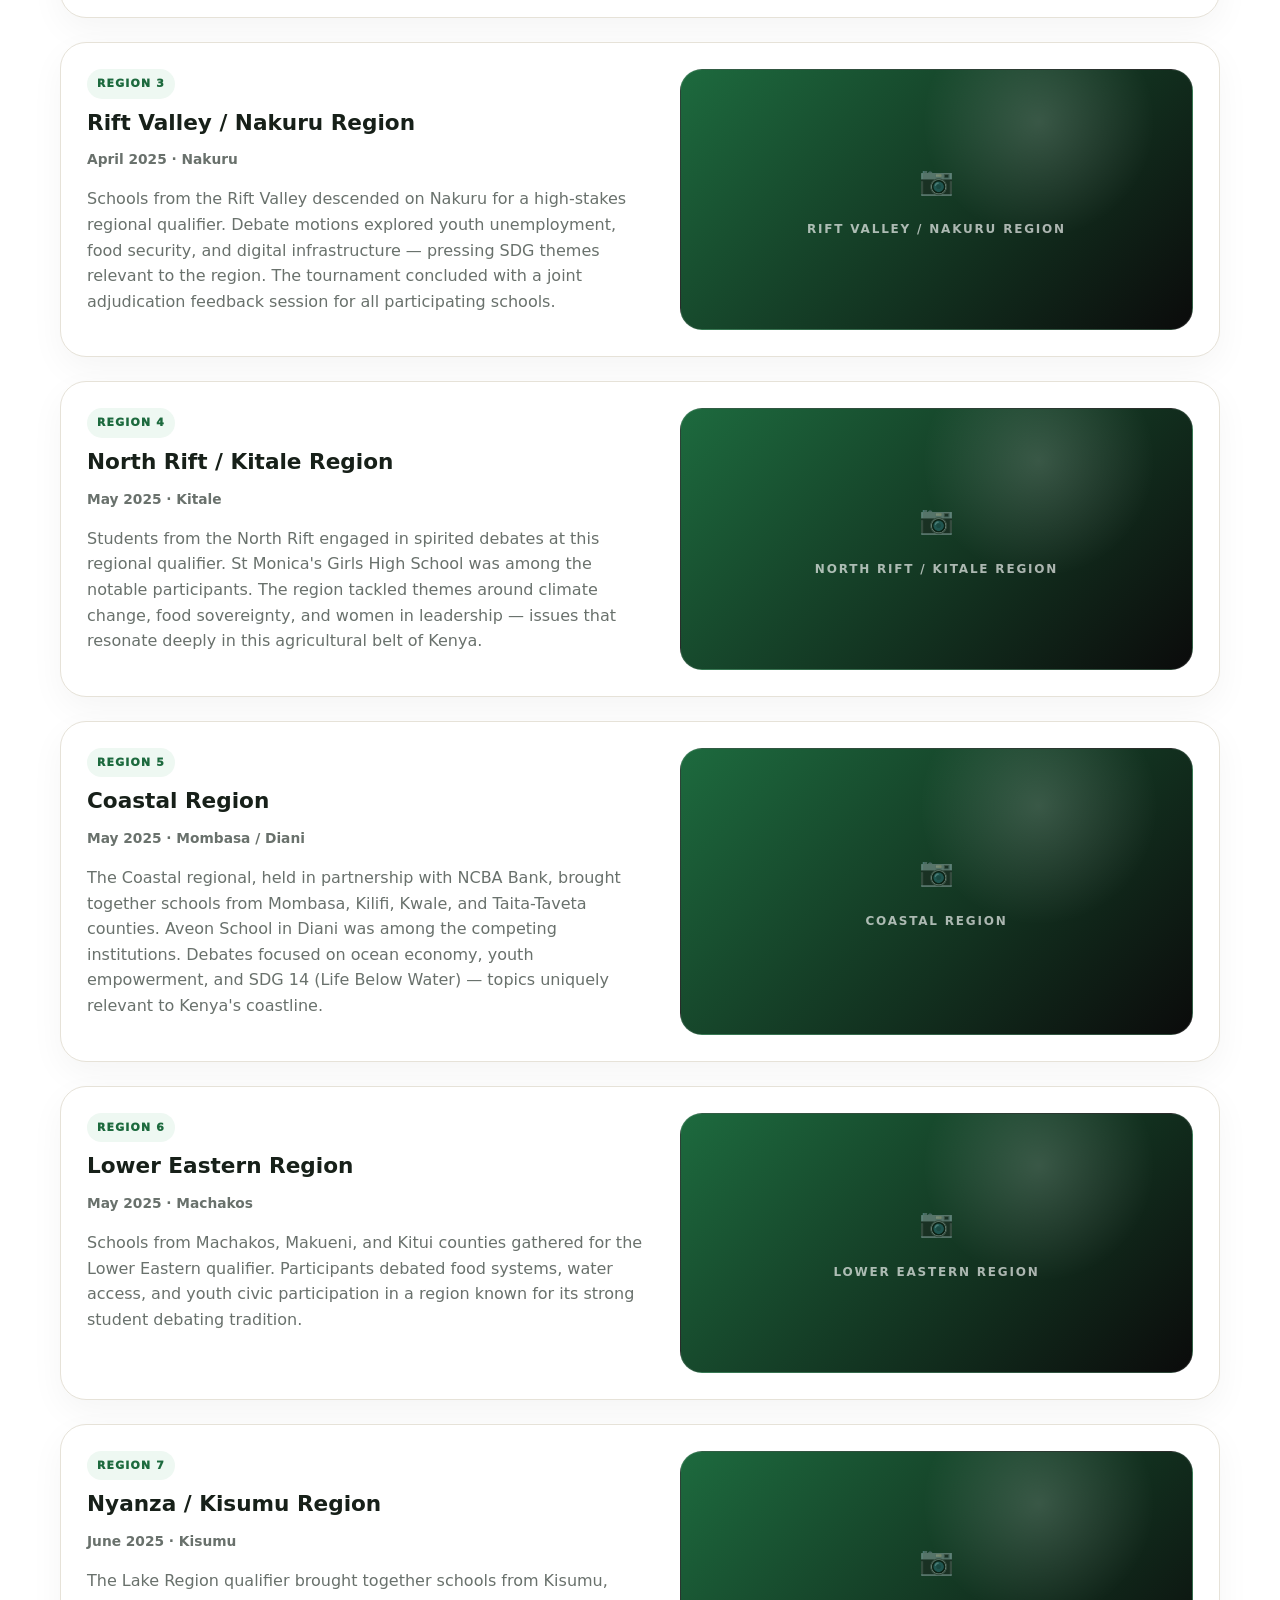
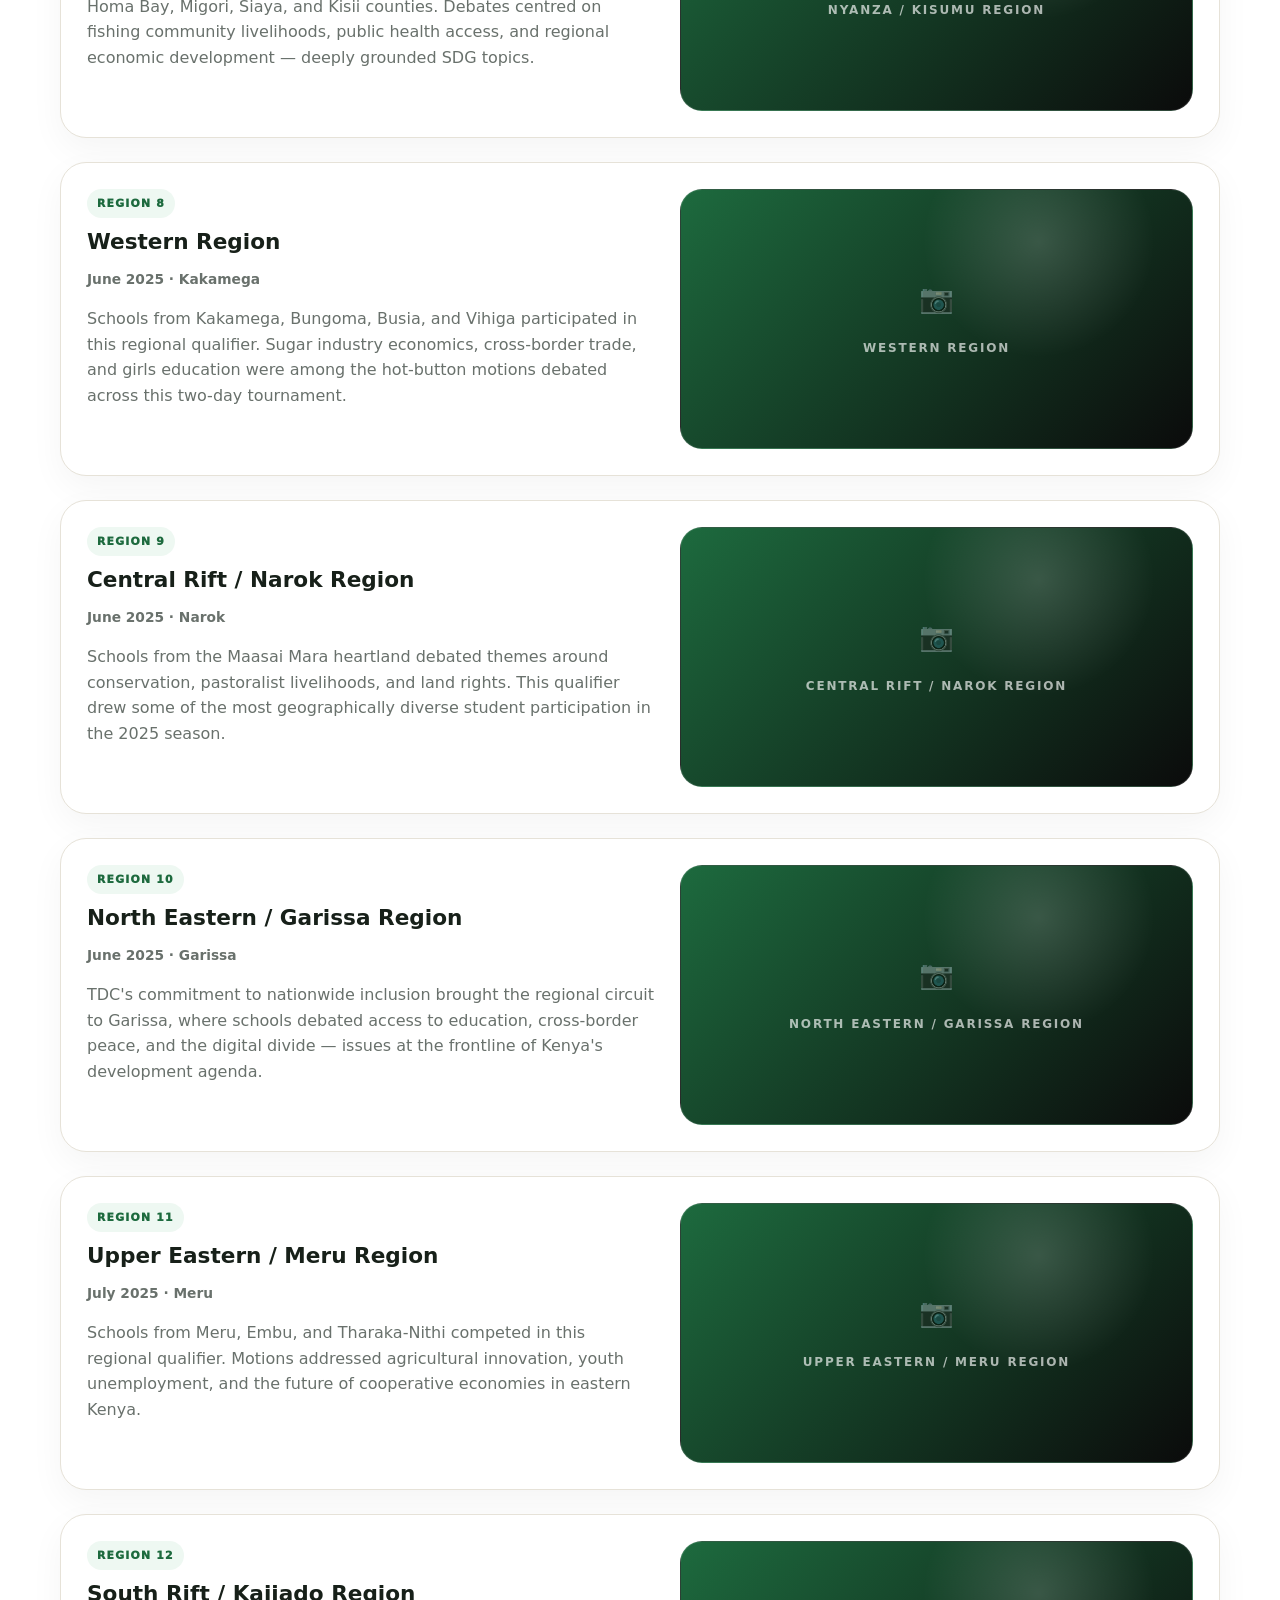
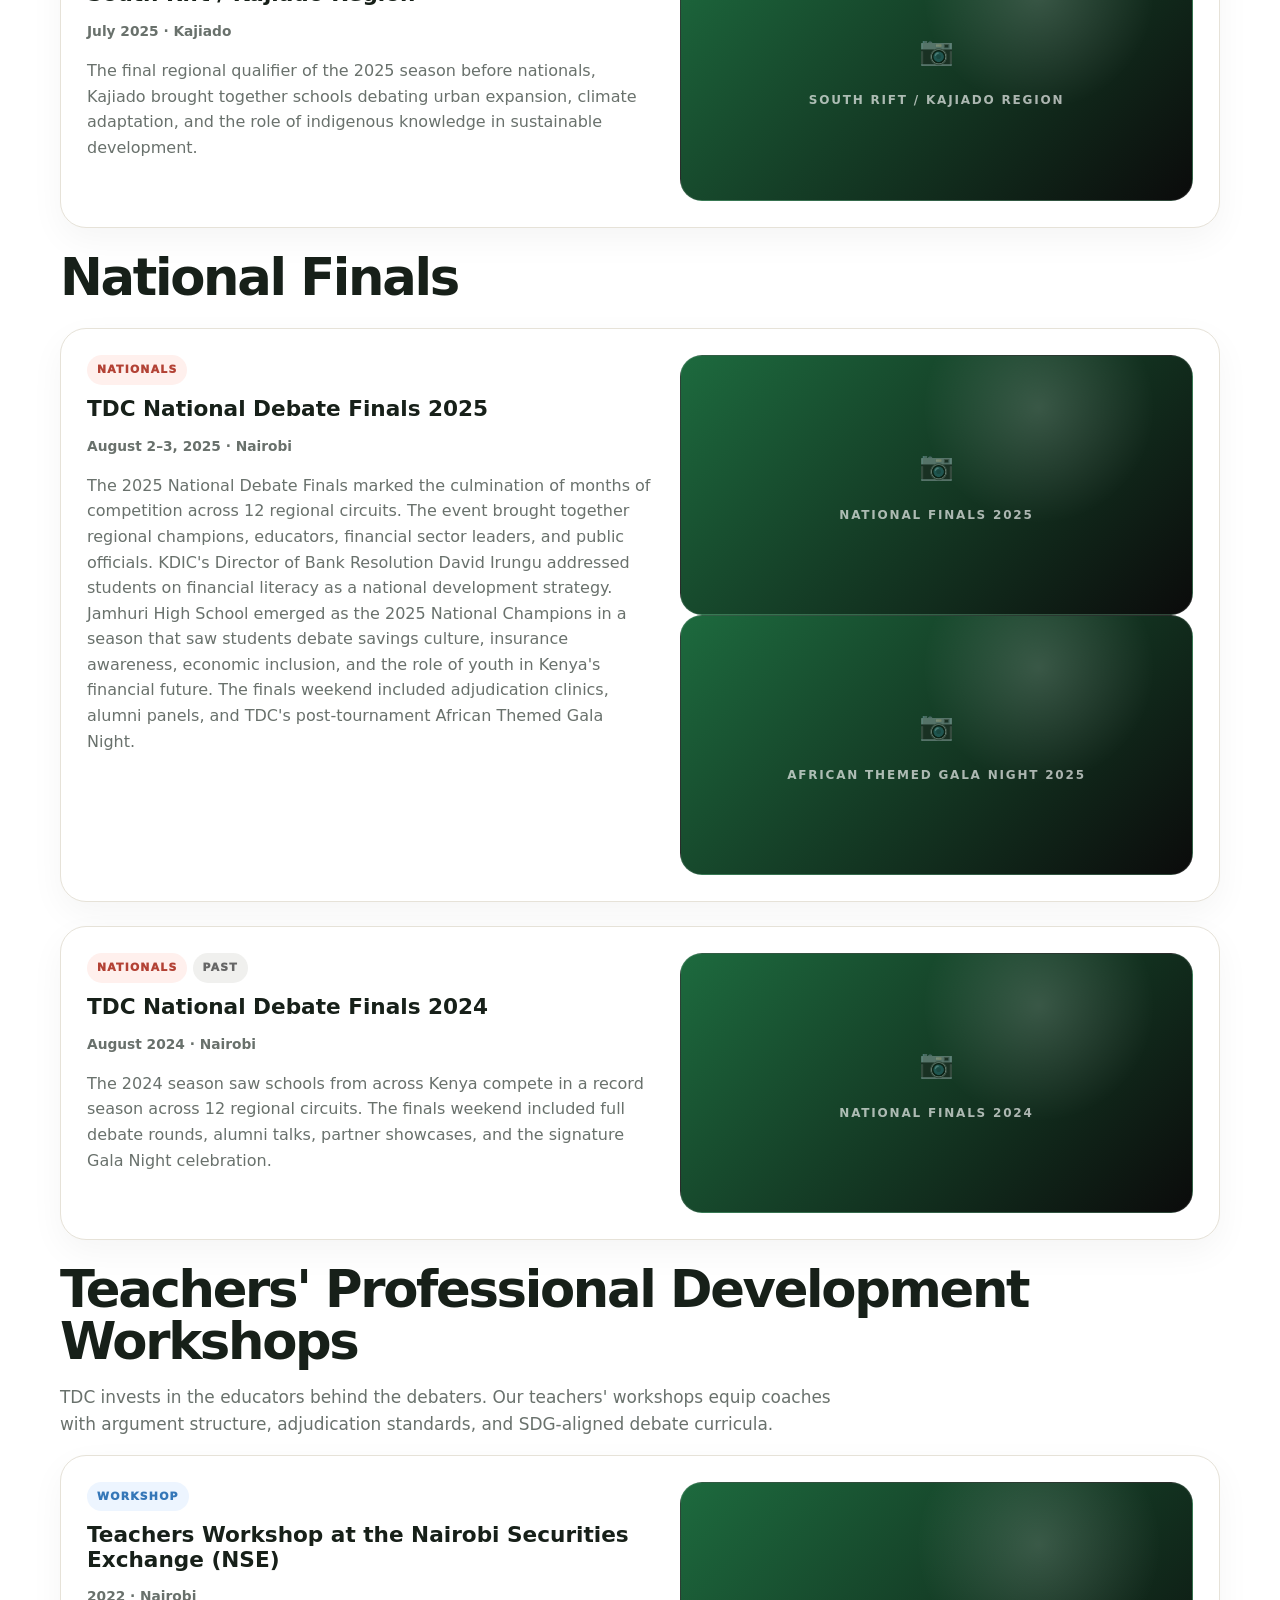
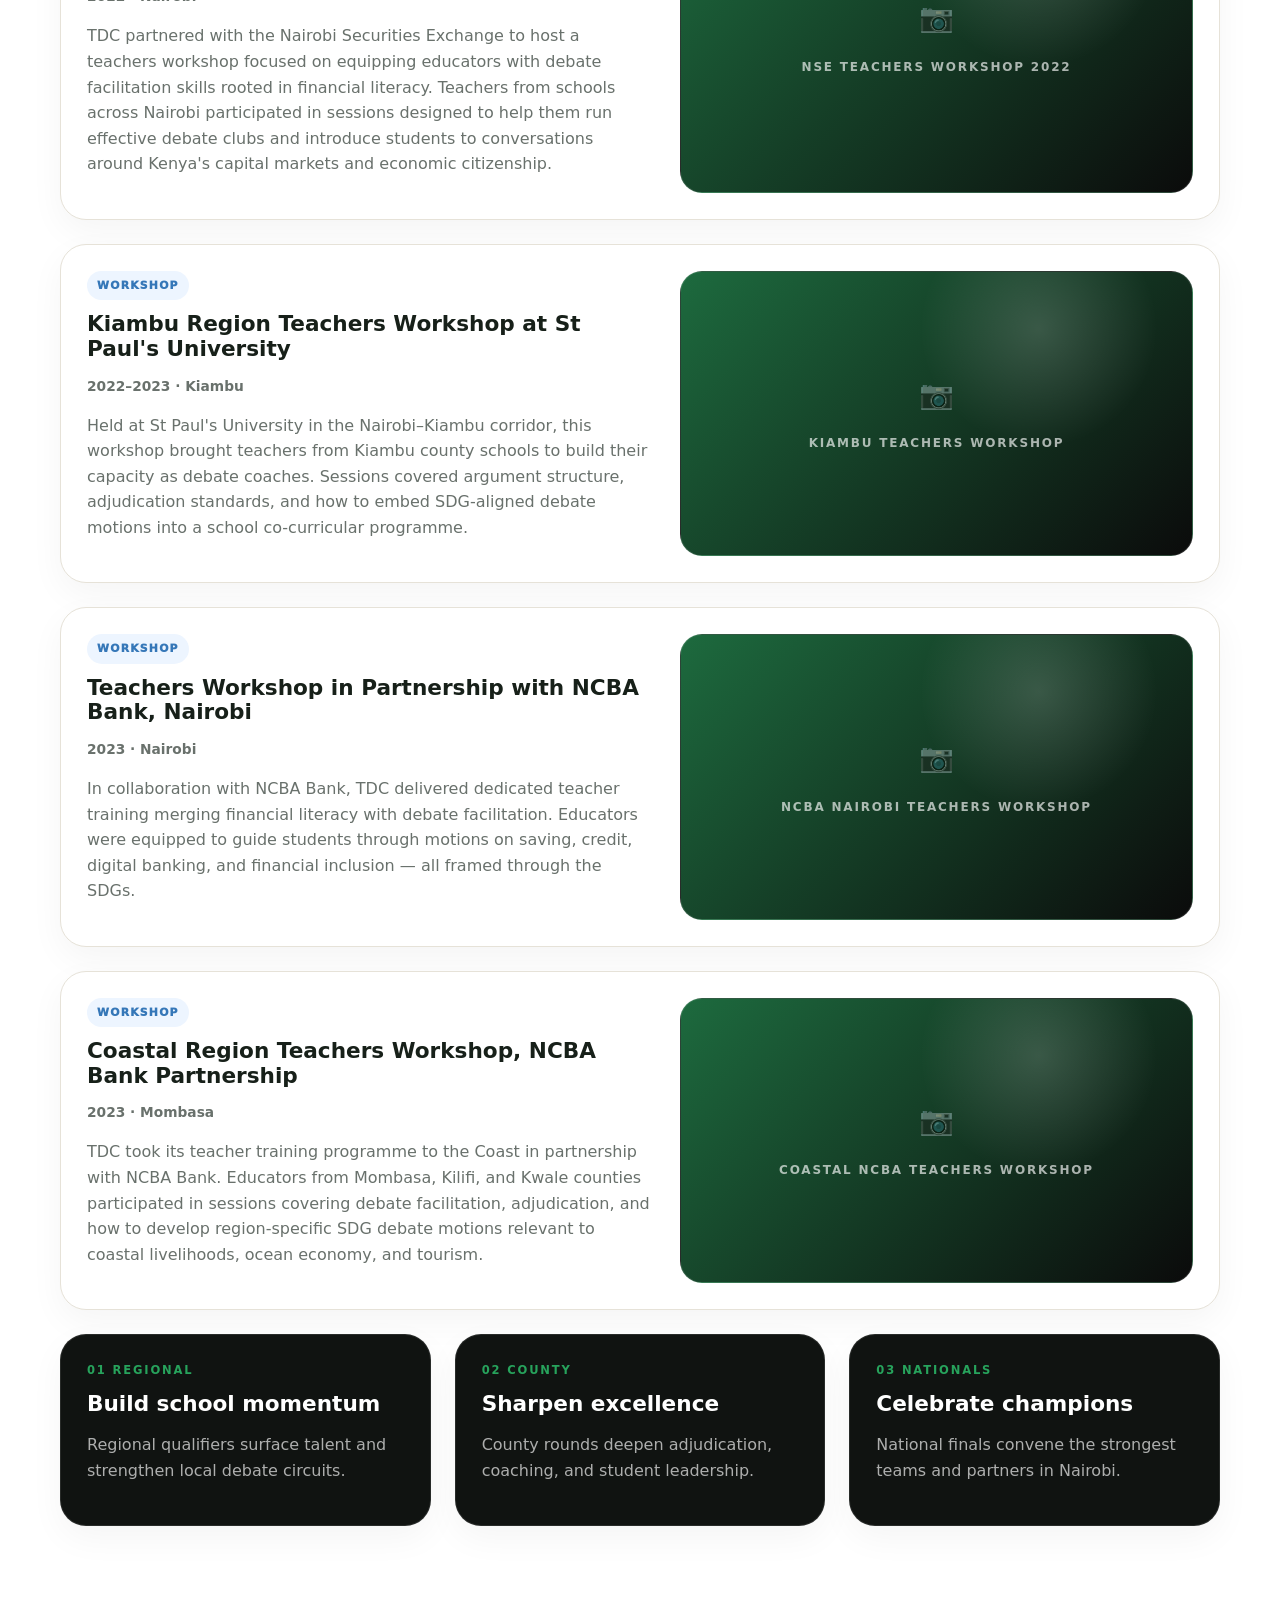
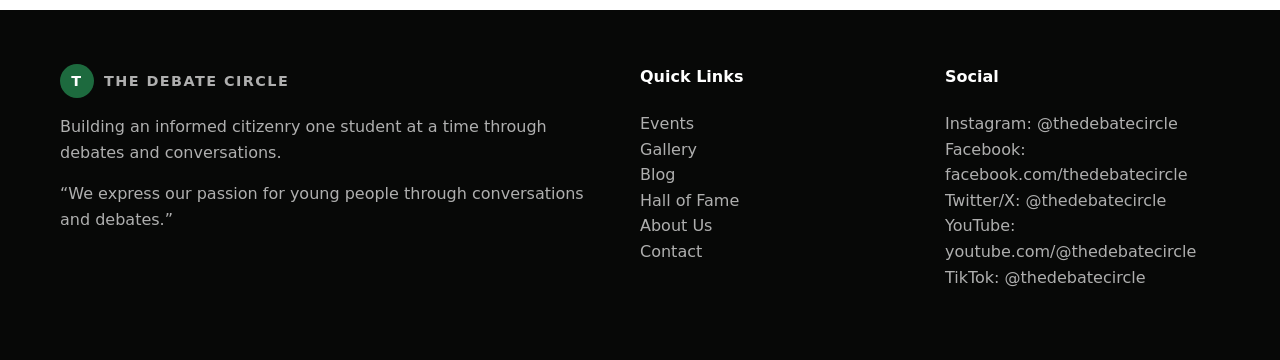
<file: events.html>
<!doctype html>
<html lang="en">
<head>
<meta charset="utf-8">
<meta name="viewport" content="width=device-width,initial-scale=1">
<title>TDC Events</title>
<link rel="stylesheet" href="style.css">
</head>
<body>
<header class="site-header">
<div class="container nav">
<a class="logo" href="index.html">
<span class="logo-mark">T</span>THE DEBATE CIRCLE</a>
<button class="hamb" aria-label="Menu">☰</button>
<nav class="nav-links">
<a class="" href="index.html">Home</a>
<a class="active" href="events.html">Events</a>
<a class="" href="gallery.html">Gallery</a>
<a class="" href="blog.html">Blog</a>
<a class="" href="hall-of-fame.html">Hall of Fame</a>
<a class="" href="about.html">About Us</a>
<a class="" href="contact.html">Contact</a>
<a class="cta" href="contact.html">Register Now</a>
</nav>
</div>
</header>
<section class="page-hero">
<div class="container">
<span class="eyebrow">TDC Events</span>
<h1>Debate seasons designed for growth and excellence</h1>
<p>Track workshops, regional qualifiers, national finals, teachers workshops, and international showcases across the TDC calendar.</p>
</div>
</section>
<section class="section">
<div class="container">
<div class="tabs filter-group">
<button class="tab active" data-filter="all">All</button>
<button class="tab " data-filter="upcoming">Upcoming</button>
<button class="tab " data-filter="past">Past</button>
<button class="tab " data-filter="nationals">Nationals</button>
<button class="tab " data-filter="regional">Regional</button>
<button class="tab " data-filter="workshops">Workshops</button>
<button class="tab " data-filter="international">International</button>
</div>
<h2>Regional Events — 2025 Season</h2>
<br>
<article class="card event-card" data-category="regional upcoming">
<div>
<span class="tag regional">Region 1</span>
<h3>Nairobi / Kiambu Region</h3>
<p class="meta">February 2025 · Nairobi</p>
<p>Schools from Nairobi and Kiambu counties competed in the opening regional qualifier of the 2025 season. Debaters tackled SDG-themed motions on economic inclusion, climate resilience, and gender equality. Over 20 schools turned out for one of TDC's most competitive regional rounds, with teams engaging KDIC-sponsored financial literacy debates.</p>
</div>
<div class="photo-placeholder lightbox-trigger " data-caption="Nairobi / Kiambu Region">
<div class="ph-inner">
<span class="camera">📷</span>
<span class="ph-caption">Nairobi / Kiambu Region</span>
</div>
</div>
</article>
<article class="card event-card" data-category="regional upcoming">
<div>
<span class="tag regional">Region 2</span>
<h3>Mount Kenya Region</h3>
<p class="meta">April 2025 · Nyeri</p>
<p>The Mount Kenya regional was a landmark moment in the 2025 season — highlights went viral on TikTok with over 141,900 likes. Debaters from schools across Nyeri, Kirinyaga, and Meru counties debated with remarkable energy and depth. The tournament ran two full days of competitive rounds with adjudication clinics held alongside.</p>
</div>
<div class="photo-placeholder lightbox-trigger " data-caption="Mount Kenya Region">
<div class="ph-inner">
<span class="camera">📷</span>
<span class="ph-caption">Mount Kenya Region</span>
</div>
</div>
</article>
<article class="card event-card" data-category="regional upcoming">
<div>
<span class="tag regional">Region 3</span>
<h3>Rift Valley / Nakuru Region</h3>
<p class="meta">April 2025 · Nakuru</p>
<p>Schools from the Rift Valley descended on Nakuru for a high-stakes regional qualifier. Debate motions explored youth unemployment, food security, and digital infrastructure — pressing SDG themes relevant to the region. The tournament concluded with a joint adjudication feedback session for all participating schools.</p>
</div>
<div class="photo-placeholder lightbox-trigger " data-caption="Rift Valley / Nakuru Region">
<div class="ph-inner">
<span class="camera">📷</span>
<span class="ph-caption">Rift Valley / Nakuru Region</span>
</div>
</div>
</article>
<article class="card event-card" data-category="regional upcoming">
<div>
<span class="tag regional">Region 4</span>
<h3>North Rift / Kitale Region</h3>
<p class="meta">May 2025 · Kitale</p>
<p>Students from the North Rift engaged in spirited debates at this regional qualifier. St Monica's Girls High School was among the notable participants. The region tackled themes around climate change, food sovereignty, and women in leadership — issues that resonate deeply in this agricultural belt of Kenya.</p>
</div>
<div class="photo-placeholder lightbox-trigger " data-caption="North Rift / Kitale Region">
<div class="ph-inner">
<span class="camera">📷</span>
<span class="ph-caption">North Rift / Kitale Region</span>
</div>
</div>
</article>
<article class="card event-card" data-category="regional upcoming">
<div>
<span class="tag regional">Region 5</span>
<h3>Coastal Region</h3>
<p class="meta">May 2025 · Mombasa / Diani</p>
<p>The Coastal regional, held in partnership with NCBA Bank, brought together schools from Mombasa, Kilifi, Kwale, and Taita-Taveta counties. Aveon School in Diani was among the competing institutions. Debates focused on ocean economy, youth empowerment, and SDG 14 (Life Below Water) — topics uniquely relevant to Kenya's coastline.</p>
</div>
<div class="photo-placeholder lightbox-trigger " data-caption="Coastal Region">
<div class="ph-inner">
<span class="camera">📷</span>
<span class="ph-caption">Coastal Region</span>
</div>
</div>
</article>
<article class="card event-card" data-category="regional upcoming">
<div>
<span class="tag regional">Region 6</span>
<h3>Lower Eastern Region</h3>
<p class="meta">May 2025 · Machakos</p>
<p>Schools from Machakos, Makueni, and Kitui counties gathered for the Lower Eastern qualifier. Participants debated food systems, water access, and youth civic participation in a region known for its strong student debating tradition.</p>
</div>
<div class="photo-placeholder lightbox-trigger " data-caption="Lower Eastern Region">
<div class="ph-inner">
<span class="camera">📷</span>
<span class="ph-caption">Lower Eastern Region</span>
</div>
</div>
</article>
<article class="card event-card" data-category="regional upcoming">
<div>
<span class="tag regional">Region 7</span>
<h3>Nyanza / Kisumu Region</h3>
<p class="meta">June 2025 · Kisumu</p>
<p>The Lake Region qualifier brought together schools from Kisumu, Homa Bay, Migori, Siaya, and Kisii counties. Debates centred on fishing community livelihoods, public health access, and regional economic development — deeply grounded SDG topics.</p>
</div>
<div class="photo-placeholder lightbox-trigger " data-caption="Nyanza / Kisumu Region">
<div class="ph-inner">
<span class="camera">📷</span>
<span class="ph-caption">Nyanza / Kisumu Region</span>
</div>
</div>
</article>
<article class="card event-card" data-category="regional upcoming">
<div>
<span class="tag regional">Region 8</span>
<h3>Western Region</h3>
<p class="meta">June 2025 · Kakamega</p>
<p>Schools from Kakamega, Bungoma, Busia, and Vihiga participated in this regional qualifier. Sugar industry economics, cross-border trade, and girls education were among the hot-button motions debated across this two-day tournament.</p>
</div>
<div class="photo-placeholder lightbox-trigger " data-caption="Western Region">
<div class="ph-inner">
<span class="camera">📷</span>
<span class="ph-caption">Western Region</span>
</div>
</div>
</article>
<article class="card event-card" data-category="regional upcoming">
<div>
<span class="tag regional">Region 9</span>
<h3>Central Rift / Narok Region</h3>
<p class="meta">June 2025 · Narok</p>
<p>Schools from the Maasai Mara heartland debated themes around conservation, pastoralist livelihoods, and land rights. This qualifier drew some of the most geographically diverse student participation in the 2025 season.</p>
</div>
<div class="photo-placeholder lightbox-trigger " data-caption="Central Rift / Narok Region">
<div class="ph-inner">
<span class="camera">📷</span>
<span class="ph-caption">Central Rift / Narok Region</span>
</div>
</div>
</article>
<article class="card event-card" data-category="regional upcoming">
<div>
<span class="tag regional">Region 10</span>
<h3>North Eastern / Garissa Region</h3>
<p class="meta">June 2025 · Garissa</p>
<p>TDC's commitment to nationwide inclusion brought the regional circuit to Garissa, where schools debated access to education, cross-border peace, and the digital divide — issues at the frontline of Kenya's development agenda.</p>
</div>
<div class="photo-placeholder lightbox-trigger " data-caption="North Eastern / Garissa Region">
<div class="ph-inner">
<span class="camera">📷</span>
<span class="ph-caption">North Eastern / Garissa Region</span>
</div>
</div>
</article>
<article class="card event-card" data-category="regional upcoming">
<div>
<span class="tag regional">Region 11</span>
<h3>Upper Eastern / Meru Region</h3>
<p class="meta">July 2025 · Meru</p>
<p>Schools from Meru, Embu, and Tharaka-Nithi competed in this regional qualifier. Motions addressed agricultural innovation, youth unemployment, and the future of cooperative economies in eastern Kenya.</p>
</div>
<div class="photo-placeholder lightbox-trigger " data-caption="Upper Eastern / Meru Region">
<div class="ph-inner">
<span class="camera">📷</span>
<span class="ph-caption">Upper Eastern / Meru Region</span>
</div>
</div>
</article>
<article class="card event-card" data-category="regional upcoming">
<div>
<span class="tag regional">Region 12</span>
<h3>South Rift / Kajiado Region</h3>
<p class="meta">July 2025 · Kajiado</p>
<p>The final regional qualifier of the 2025 season before nationals, Kajiado brought together schools debating urban expansion, climate adaptation, and the role of indigenous knowledge in sustainable development.</p>
</div>
<div class="photo-placeholder lightbox-trigger " data-caption="South Rift / Kajiado Region">
<div class="ph-inner">
<span class="camera">📷</span>
<span class="ph-caption">South Rift / Kajiado Region</span>
</div>
</div>
</article>
<h2>National Finals</h2>
<br>
<article class="card event-card" data-category="nationals upcoming">
<div>
<span class="tag national">Nationals</span>
<h3>TDC National Debate Finals 2025</h3>
<p class="meta">August 2–3, 2025 · Nairobi</p>
<p>The 2025 National Debate Finals marked the culmination of months of competition across 12 regional circuits. The event brought together regional champions, educators, financial sector leaders, and public officials. KDIC's Director of Bank Resolution David Irungu addressed students on financial literacy as a national development strategy. Jamhuri High School emerged as the 2025 National Champions in a season that saw students debate savings culture, insurance awareness, economic inclusion, and the role of youth in Kenya's financial future. The finals weekend included adjudication clinics, alumni panels, and TDC's post-tournament African Themed Gala Night.</p>
</div>
<div>
<div class="photo-placeholder lightbox-trigger " data-caption="National Finals 2025">
<div class="ph-inner">
<span class="camera">📷</span>
<span class="ph-caption">National Finals 2025</span>
</div>
</div>
<div class="photo-placeholder lightbox-trigger " data-caption="African Themed Gala Night 2025">
<div class="ph-inner">
<span class="camera">📷</span>
<span class="ph-caption">African Themed Gala Night 2025</span>
</div>
</div>
</div>
</article>
<article class="card event-card" data-category="nationals past">
<div>
<span class="tag national">Nationals</span> <span class="tag past">Past</span>
<h3>TDC National Debate Finals 2024</h3>
<p class="meta">August 2024 · Nairobi</p>
<p>The 2024 season saw schools from across Kenya compete in a record season across 12 regional circuits. The finals weekend included full debate rounds, alumni talks, partner showcases, and the signature Gala Night celebration.</p>
</div>
<div class="photo-placeholder lightbox-trigger " data-caption="National Finals 2024">
<div class="ph-inner">
<span class="camera">📷</span>
<span class="ph-caption">National Finals 2024</span>
</div>
</div>
</article>
<h2>Teachers' Professional Development Workshops</h2>
<p class="lead">TDC invests in the educators behind the debaters. Our teachers' workshops equip coaches with argument structure, adjudication standards, and SDG-aligned debate curricula.</p>
<article class="card event-card" data-category="workshops past">
<div>
<span class="tag workshop">Workshop</span>
<h3>Teachers Workshop at the Nairobi Securities Exchange (NSE)</h3>
<p class="meta">2022 · Nairobi</p>
<p>TDC partnered with the Nairobi Securities Exchange to host a teachers workshop focused on equipping educators with debate facilitation skills rooted in financial literacy. Teachers from schools across Nairobi participated in sessions designed to help them run effective debate clubs and introduce students to conversations around Kenya's capital markets and economic citizenship.</p>
</div>
<div class="photo-placeholder lightbox-trigger " data-caption="NSE Teachers Workshop 2022">
<div class="ph-inner">
<span class="camera">📷</span>
<span class="ph-caption">NSE Teachers Workshop 2022</span>
</div>
</div>
</article>
<article class="card event-card" data-category="workshops past">
<div>
<span class="tag workshop">Workshop</span>
<h3>Kiambu Region Teachers Workshop at St Paul's University</h3>
<p class="meta">2022–2023 · Kiambu</p>
<p>Held at St Paul's University in the Nairobi–Kiambu corridor, this workshop brought teachers from Kiambu county schools to build their capacity as debate coaches. Sessions covered argument structure, adjudication standards, and how to embed SDG-aligned debate motions into a school co-curricular programme.</p>
</div>
<div class="photo-placeholder lightbox-trigger " data-caption="Kiambu Teachers Workshop">
<div class="ph-inner">
<span class="camera">📷</span>
<span class="ph-caption">Kiambu Teachers Workshop</span>
</div>
</div>
</article>
<article class="card event-card" data-category="workshops past">
<div>
<span class="tag workshop">Workshop</span>
<h3>Teachers Workshop in Partnership with NCBA Bank, Nairobi</h3>
<p class="meta">2023 · Nairobi</p>
<p>In collaboration with NCBA Bank, TDC delivered dedicated teacher training merging financial literacy with debate facilitation. Educators were equipped to guide students through motions on saving, credit, digital banking, and financial inclusion — all framed through the SDGs.</p>
</div>
<div class="photo-placeholder lightbox-trigger " data-caption="NCBA Nairobi Teachers Workshop">
<div class="ph-inner">
<span class="camera">📷</span>
<span class="ph-caption">NCBA Nairobi Teachers Workshop</span>
</div>
</div>
</article>
<article class="card event-card" data-category="workshops past">
<div>
<span class="tag workshop">Workshop</span>
<h3>Coastal Region Teachers Workshop, NCBA Bank Partnership</h3>
<p class="meta">2023 · Mombasa</p>
<p>TDC took its teacher training programme to the Coast in partnership with NCBA Bank. Educators from Mombasa, Kilifi, and Kwale counties participated in sessions covering debate facilitation, adjudication, and how to develop region-specific SDG debate motions relevant to coastal livelihoods, ocean economy, and tourism.</p>
</div>
<div class="photo-placeholder lightbox-trigger " data-caption="Coastal NCBA Teachers Workshop">
<div class="ph-inner">
<span class="camera">📷</span>
<span class="ph-caption">Coastal NCBA Teachers Workshop</span>
</div>
</div>
</article>
<div class="grid-3">
<article class="card dark-card">
<span class="section-label">01 Regional</span>
<h3>Build school momentum</h3>
<p>Regional qualifiers surface talent and strengthen local debate circuits.</p>
</article>
<article class="card dark-card">
<span class="section-label">02 County</span>
<h3>Sharpen excellence</h3>
<p>County rounds deepen adjudication, coaching, and student leadership.</p>
</article>
<article class="card dark-card">
<span class="section-label">03 Nationals</span>
<h3>Celebrate champions</h3>
<p>National finals convene the strongest teams and partners in Nairobi.</p>
</article>
</div>
</div>
</section>
<footer class="footer">
<div class="container footer-grid">
<div>
<a class="logo" href="index.html">
<span class="logo-mark">T</span>THE DEBATE CIRCLE</a>
<p>Building an informed citizenry one student at a time through debates and conversations.</p>
<p>“We express our passion for young people through conversations and debates.”</p>
</div>
<div>
<h4>Quick Links</h4>
<a href="events.html">Events</a>
<br>
<a href="gallery.html">Gallery</a>
<br>
<a href="blog.html">Blog</a>
<br>
<a href="hall-of-fame.html">Hall of Fame</a>
<br>
<a href="about.html">About Us</a>
<br>
<a href="contact.html">Contact</a>
<br>
</div>
<div>
<h4>Social</h4>
<p>Instagram: @thedebatecircle<br>Facebook: facebook.com/thedebatecircle<br>Twitter/X: @thedebatecircle<br>YouTube: youtube.com/@thedebatecircle<br>TikTok: @thedebatecircle</p>
</div>
</div>
</footer>
<script src="lightbox.js">
</script>
</body>
</html>
</file>
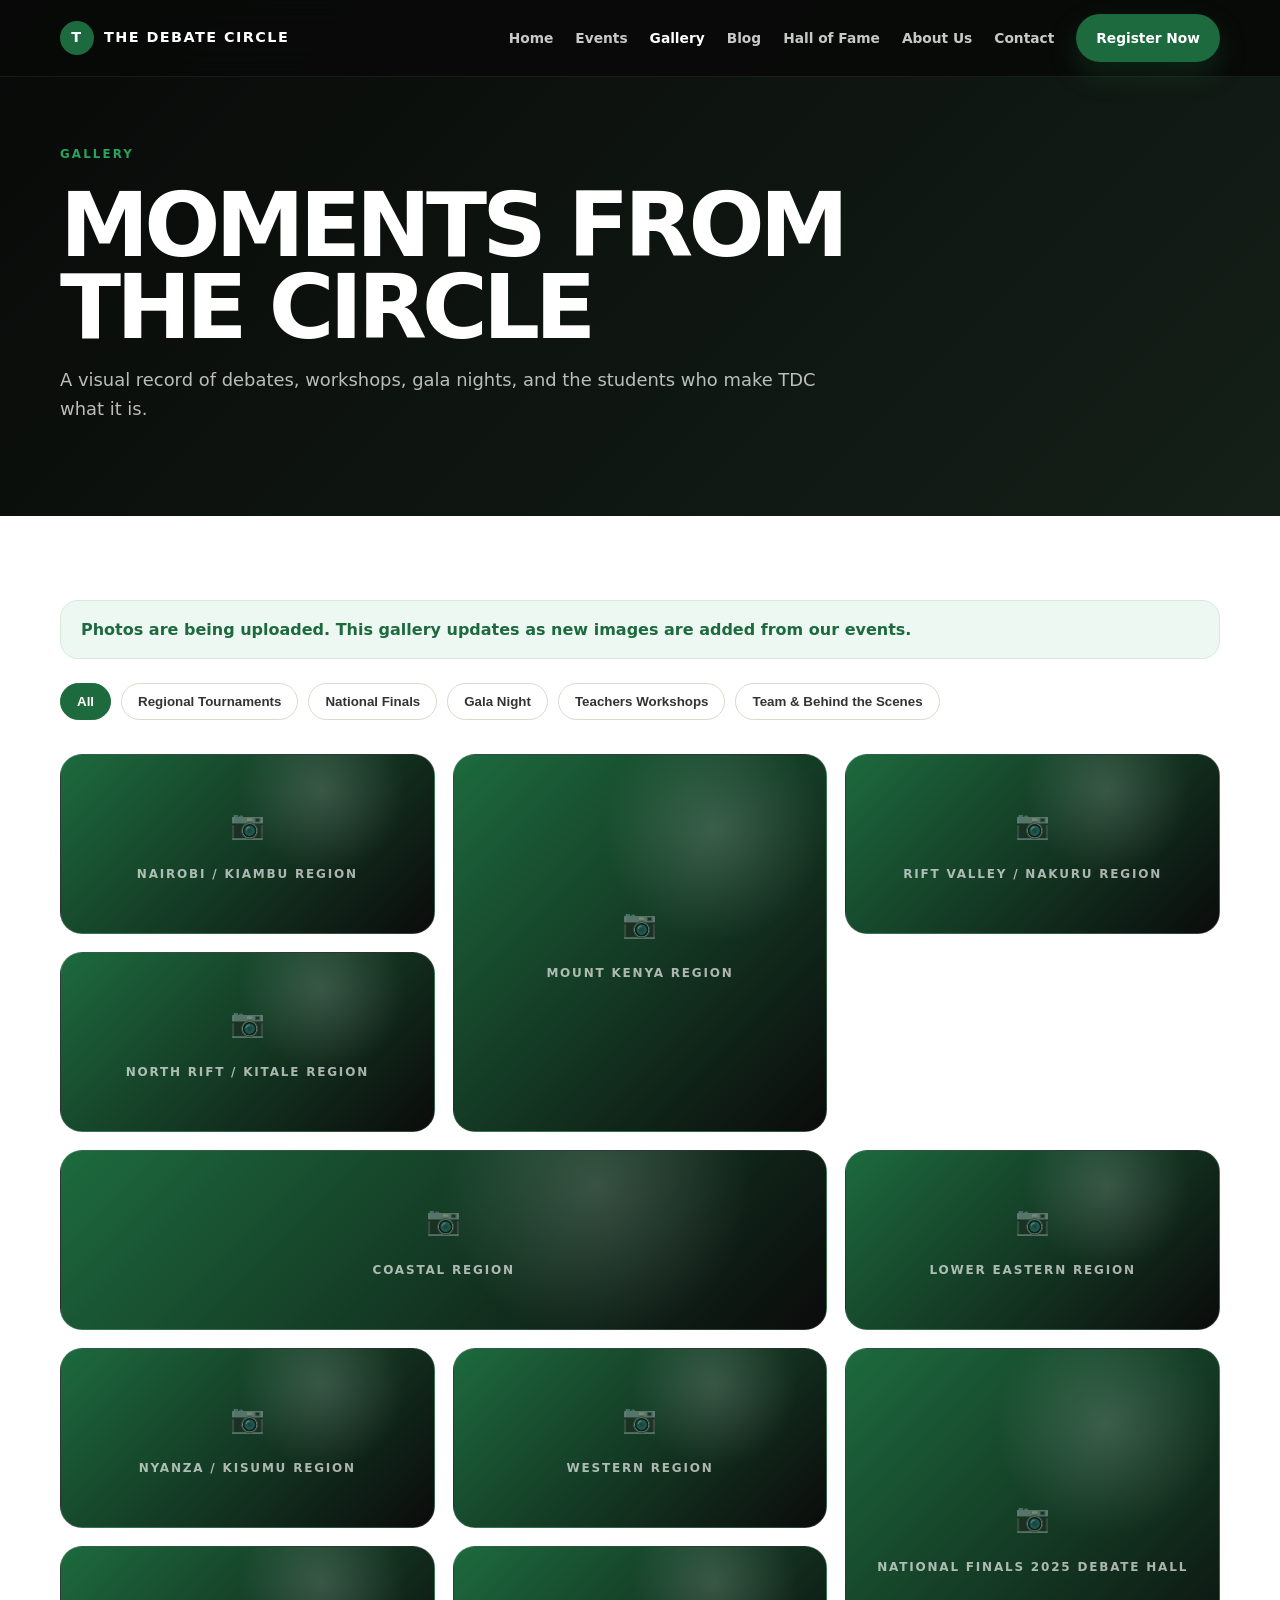
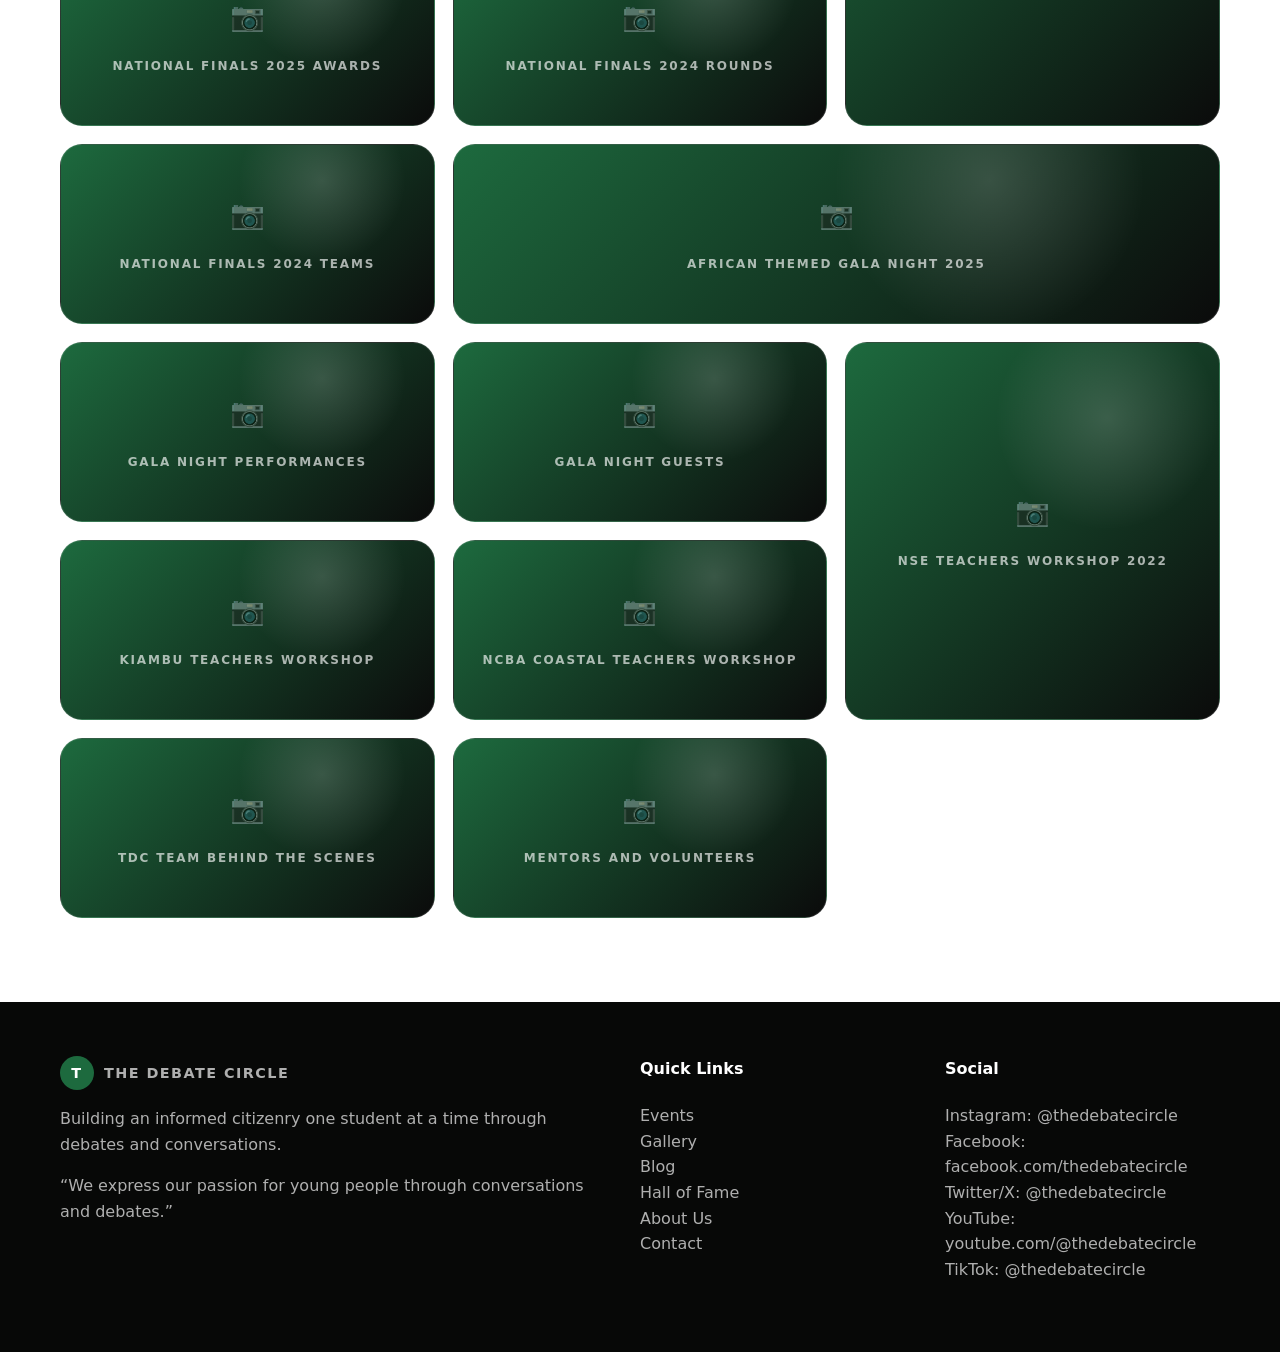
<file: gallery.html>
<!doctype html>
<html lang="en">
<head>
<meta charset="utf-8">
<meta name="viewport" content="width=device-width,initial-scale=1">
<title>Gallery</title>
<link rel="stylesheet" href="style.css">
</head>
<body>
<header class="site-header">
<div class="container nav">
<a class="logo" href="index.html">
<span class="logo-mark">T</span>THE DEBATE CIRCLE</a>
<button class="hamb" aria-label="Menu">☰</button>
<nav class="nav-links">
<a class="" href="index.html">Home</a>
<a class="" href="events.html">Events</a>
<a class="active" href="gallery.html">Gallery</a>
<a class="" href="blog.html">Blog</a>
<a class="" href="hall-of-fame.html">Hall of Fame</a>
<a class="" href="about.html">About Us</a>
<a class="" href="contact.html">Contact</a>
<a class="cta" href="contact.html">Register Now</a>
</nav>
</div>
</header>
<section class="page-hero">
<div class="container">
<span class="eyebrow">Gallery</span>
<h1>Moments from the circle</h1>
<p>A visual record of debates, workshops, gala nights, and the students who make TDC what it is.</p>
</div>
</section>
<section class="section">
<div class="container">
<div class="notice">Photos are being uploaded. This gallery updates as new images are added from our events.</div>
<div class="tabs filter-group">
<button class="tab active" data-filter="all">All</button>
<button class="tab " data-filter="regional">Regional Tournaments</button>
<button class="tab " data-filter="nationals">National Finals</button>
<button class="tab " data-filter="gala">Gala Night</button>
<button class="tab " data-filter="workshops">Teachers Workshops</button>
<button class="tab " data-filter="team">Team & Behind the Scenes</button>
</div>
<div class="gallery-grid">
<div data-category="regional" class="gallery-cell ">
<div class="photo-placeholder lightbox-trigger gallery-item " data-caption="Nairobi / Kiambu Region">
<div class="ph-inner">
<span class="camera">📷</span>
<span class="ph-caption">Nairobi / Kiambu Region</span>
</div>
</div>
</div>
<div data-category="regional" class="gallery-cell tall">
<div class="photo-placeholder lightbox-trigger gallery-item tall" data-caption="Mount Kenya Region">
<div class="ph-inner">
<span class="camera">📷</span>
<span class="ph-caption">Mount Kenya Region</span>
</div>
</div>
</div>
<div data-category="regional" class="gallery-cell ">
<div class="photo-placeholder lightbox-trigger gallery-item " data-caption="Rift Valley / Nakuru Region">
<div class="ph-inner">
<span class="camera">📷</span>
<span class="ph-caption">Rift Valley / Nakuru Region</span>
</div>
</div>
</div>
<div data-category="regional" class="gallery-cell ">
<div class="photo-placeholder lightbox-trigger gallery-item " data-caption="North Rift / Kitale Region">
<div class="ph-inner">
<span class="camera">📷</span>
<span class="ph-caption">North Rift / Kitale Region</span>
</div>
</div>
</div>
<div data-category="regional" class="gallery-cell wide">
<div class="photo-placeholder lightbox-trigger gallery-item wide" data-caption="Coastal Region">
<div class="ph-inner">
<span class="camera">📷</span>
<span class="ph-caption">Coastal Region</span>
</div>
</div>
</div>
<div data-category="regional" class="gallery-cell ">
<div class="photo-placeholder lightbox-trigger gallery-item " data-caption="Lower Eastern Region">
<div class="ph-inner">
<span class="camera">📷</span>
<span class="ph-caption">Lower Eastern Region</span>
</div>
</div>
</div>
<div data-category="regional" class="gallery-cell ">
<div class="photo-placeholder lightbox-trigger gallery-item " data-caption="Nyanza / Kisumu Region">
<div class="ph-inner">
<span class="camera">📷</span>
<span class="ph-caption">Nyanza / Kisumu Region</span>
</div>
</div>
</div>
<div data-category="regional" class="gallery-cell ">
<div class="photo-placeholder lightbox-trigger gallery-item " data-caption="Western Region">
<div class="ph-inner">
<span class="camera">📷</span>
<span class="ph-caption">Western Region</span>
</div>
</div>
</div>
<div data-category="nationals" class="gallery-cell tall">
<div class="photo-placeholder lightbox-trigger gallery-item tall" data-caption="National Finals 2025 Debate Hall">
<div class="ph-inner">
<span class="camera">📷</span>
<span class="ph-caption">National Finals 2025 Debate Hall</span>
</div>
</div>
</div>
<div data-category="nationals" class="gallery-cell ">
<div class="photo-placeholder lightbox-trigger gallery-item " data-caption="National Finals 2025 Awards">
<div class="ph-inner">
<span class="camera">📷</span>
<span class="ph-caption">National Finals 2025 Awards</span>
</div>
</div>
</div>
<div data-category="nationals" class="gallery-cell ">
<div class="photo-placeholder lightbox-trigger gallery-item " data-caption="National Finals 2024 Rounds">
<div class="ph-inner">
<span class="camera">📷</span>
<span class="ph-caption">National Finals 2024 Rounds</span>
</div>
</div>
</div>
<div data-category="nationals" class="gallery-cell ">
<div class="photo-placeholder lightbox-trigger gallery-item " data-caption="National Finals 2024 Teams">
<div class="ph-inner">
<span class="camera">📷</span>
<span class="ph-caption">National Finals 2024 Teams</span>
</div>
</div>
</div>
<div data-category="gala" class="gallery-cell wide">
<div class="photo-placeholder lightbox-trigger gallery-item wide" data-caption="African Themed Gala Night 2025">
<div class="ph-inner">
<span class="camera">📷</span>
<span class="ph-caption">African Themed Gala Night 2025</span>
</div>
</div>
</div>
<div data-category="gala" class="gallery-cell ">
<div class="photo-placeholder lightbox-trigger gallery-item " data-caption="Gala Night Performances">
<div class="ph-inner">
<span class="camera">📷</span>
<span class="ph-caption">Gala Night Performances</span>
</div>
</div>
</div>
<div data-category="gala" class="gallery-cell ">
<div class="photo-placeholder lightbox-trigger gallery-item " data-caption="Gala Night Guests">
<div class="ph-inner">
<span class="camera">📷</span>
<span class="ph-caption">Gala Night Guests</span>
</div>
</div>
</div>
<div data-category="workshops" class="gallery-cell tall">
<div class="photo-placeholder lightbox-trigger gallery-item tall" data-caption="NSE Teachers Workshop 2022">
<div class="ph-inner">
<span class="camera">📷</span>
<span class="ph-caption">NSE Teachers Workshop 2022</span>
</div>
</div>
</div>
<div data-category="workshops" class="gallery-cell ">
<div class="photo-placeholder lightbox-trigger gallery-item " data-caption="Kiambu Teachers Workshop">
<div class="ph-inner">
<span class="camera">📷</span>
<span class="ph-caption">Kiambu Teachers Workshop</span>
</div>
</div>
</div>
<div data-category="workshops" class="gallery-cell ">
<div class="photo-placeholder lightbox-trigger gallery-item " data-caption="NCBA Coastal Teachers Workshop">
<div class="ph-inner">
<span class="camera">📷</span>
<span class="ph-caption">NCBA Coastal Teachers Workshop</span>
</div>
</div>
</div>
<div data-category="team" class="gallery-cell ">
<div class="photo-placeholder lightbox-trigger gallery-item " data-caption="TDC Team Behind the Scenes">
<div class="ph-inner">
<span class="camera">📷</span>
<span class="ph-caption">TDC Team Behind the Scenes</span>
</div>
</div>
</div>
<div data-category="team" class="gallery-cell ">
<div class="photo-placeholder lightbox-trigger gallery-item " data-caption="Mentors and Volunteers">
<div class="ph-inner">
<span class="camera">📷</span>
<span class="ph-caption">Mentors and Volunteers</span>
</div>
</div>
</div>
</div>
</div>
</section>
<footer class="footer">
<div class="container footer-grid">
<div>
<a class="logo" href="index.html">
<span class="logo-mark">T</span>THE DEBATE CIRCLE</a>
<p>Building an informed citizenry one student at a time through debates and conversations.</p>
<p>“We express our passion for young people through conversations and debates.”</p>
</div>
<div>
<h4>Quick Links</h4>
<a href="events.html">Events</a>
<br>
<a href="gallery.html">Gallery</a>
<br>
<a href="blog.html">Blog</a>
<br>
<a href="hall-of-fame.html">Hall of Fame</a>
<br>
<a href="about.html">About Us</a>
<br>
<a href="contact.html">Contact</a>
<br>
</div>
<div>
<h4>Social</h4>
<p>Instagram: @thedebatecircle<br>Facebook: facebook.com/thedebatecircle<br>Twitter/X: @thedebatecircle<br>YouTube: youtube.com/@thedebatecircle<br>TikTok: @thedebatecircle</p>
</div>
</div>
</footer>
<script src="lightbox.js">
</script>
</body>
</html>
</file>
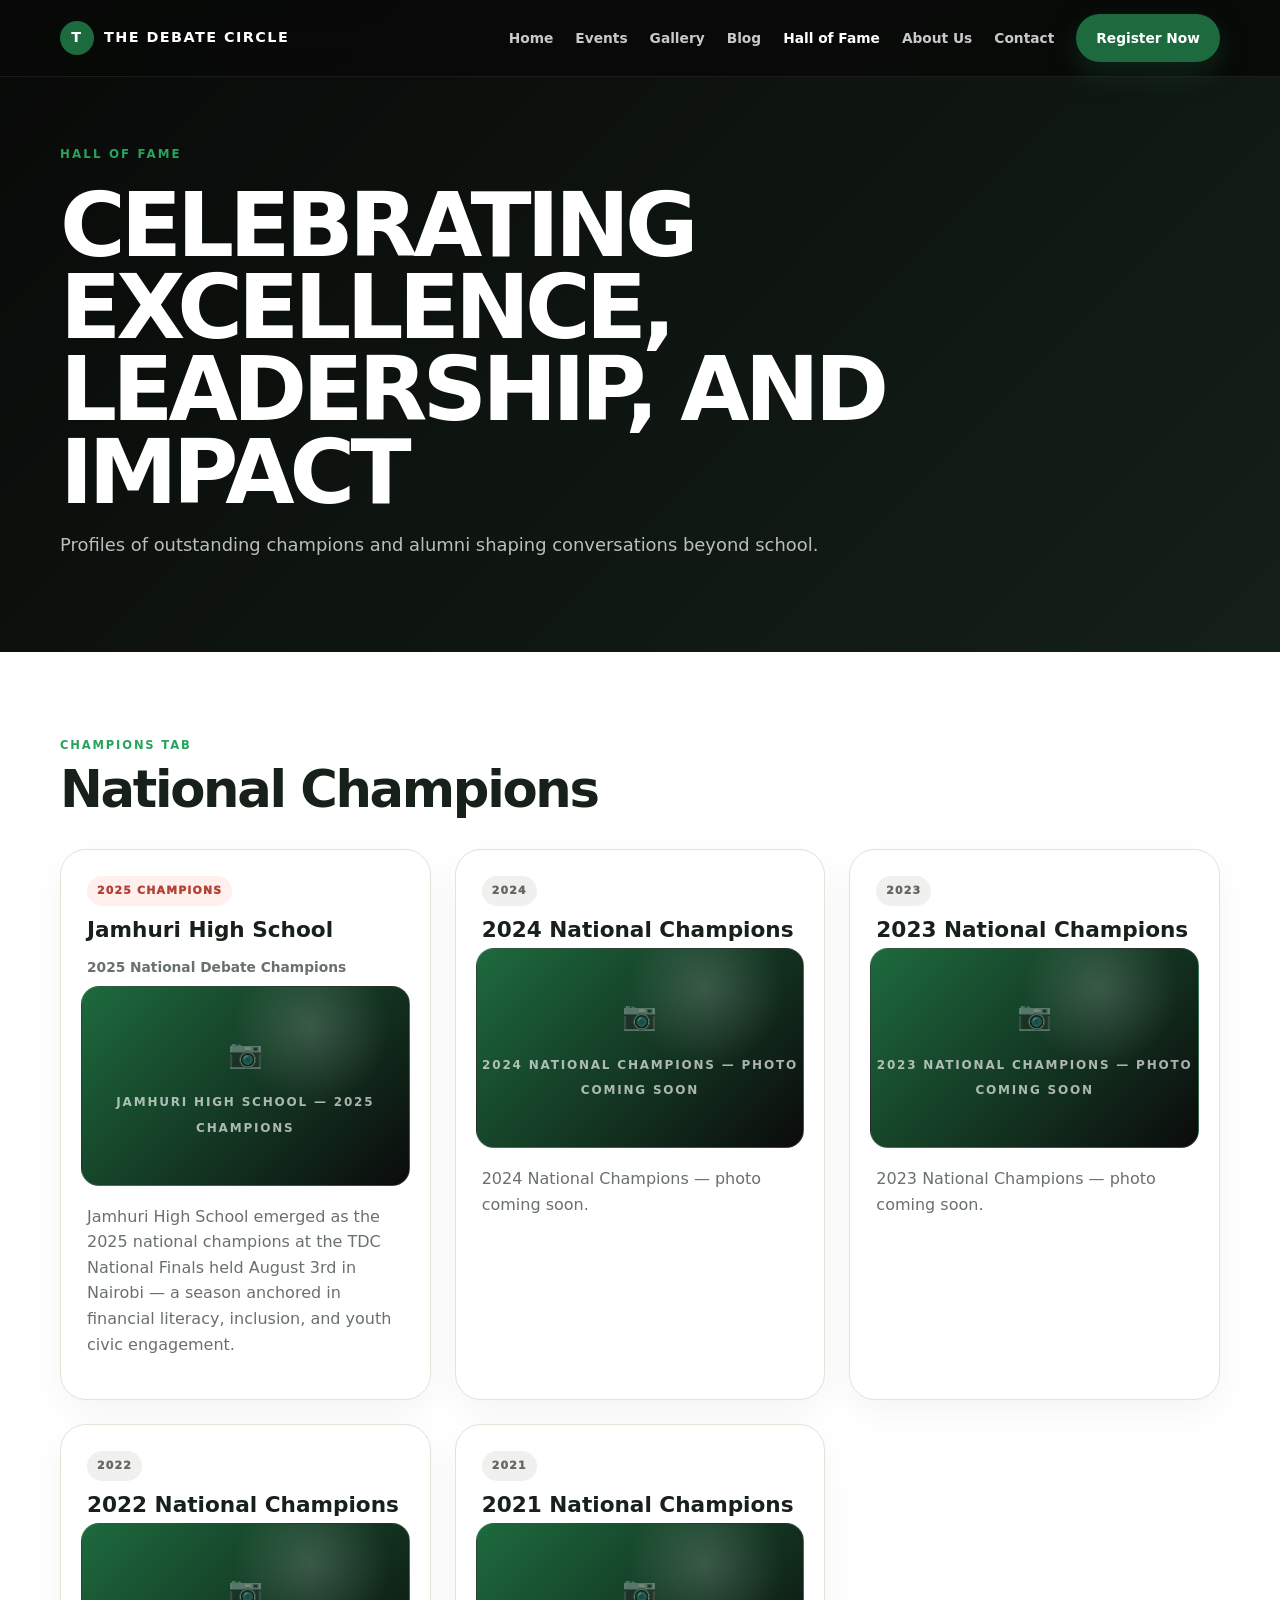
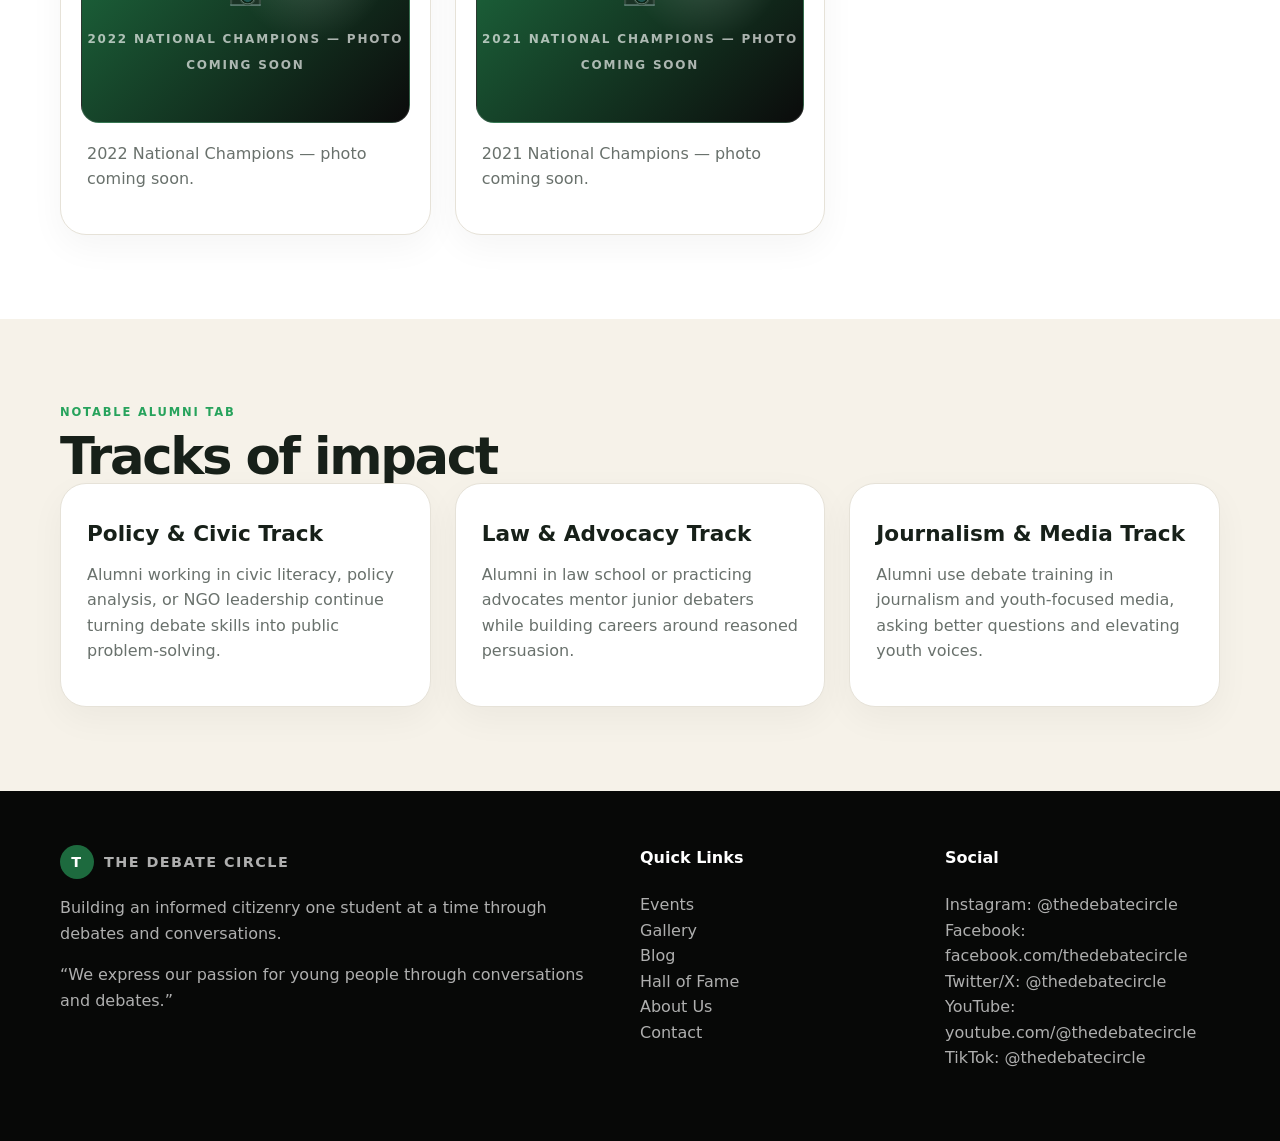
<file: hall-of-fame.html>
<!doctype html>
<html lang="en">
<head>
<meta charset="utf-8">
<meta name="viewport" content="width=device-width,initial-scale=1">
<title>Hall of Fame</title>
<link rel="stylesheet" href="style.css">
</head>
<body>
<header class="site-header">
<div class="container nav">
<a class="logo" href="index.html">
<span class="logo-mark">T</span>THE DEBATE CIRCLE</a>
<button class="hamb" aria-label="Menu">☰</button>
<nav class="nav-links">
<a class="" href="index.html">Home</a>
<a class="" href="events.html">Events</a>
<a class="" href="gallery.html">Gallery</a>
<a class="" href="blog.html">Blog</a>
<a class="active" href="hall-of-fame.html">Hall of Fame</a>
<a class="" href="about.html">About Us</a>
<a class="" href="contact.html">Contact</a>
<a class="cta" href="contact.html">Register Now</a>
</nav>
</div>
</header>
<section class="page-hero">
<div class="container">
<span class="eyebrow">Hall of Fame</span>
<h1>Celebrating excellence, leadership, and impact</h1>
<p>Profiles of outstanding champions and alumni shaping conversations beyond school.</p>
</div>
</section>
<section class="section">
<div class="container">
<div class="section-head">
<div>
<span class="section-label">Champions Tab</span>
<h2>National Champions</h2>
</div>
</div>
<div class="grid-3">
<article class="card">
<span class="tag national">2025 Champions</span>
<h3>Jamhuri High School</h3>
<p class="meta">2025 National Debate Champions</p>
<div class="photo-placeholder lightbox-trigger blog-photo" data-caption="Jamhuri High School — 2025 Champions">
<div class="ph-inner">
<span class="camera">📷</span>
<span class="ph-caption">Jamhuri High School — 2025 Champions</span>
</div>
</div>
<p>Jamhuri High School emerged as the 2025 national champions at the TDC National Finals held August 3rd in Nairobi — a season anchored in financial literacy, inclusion, and youth civic engagement.</p>
</article>
<article class="card">
<span class="tag past">2024</span>
<h3>2024 National Champions</h3>
<div class="photo-placeholder lightbox-trigger blog-photo" data-caption="2024 National Champions — photo coming soon">
<div class="ph-inner">
<span class="camera">📷</span>
<span class="ph-caption">2024 National Champions — photo coming soon</span>
</div>
</div>
<p>2024 National Champions — photo coming soon.</p>
</article>
<article class="card">
<span class="tag past">2023</span>
<h3>2023 National Champions</h3>
<div class="photo-placeholder lightbox-trigger blog-photo" data-caption="2023 National Champions — photo coming soon">
<div class="ph-inner">
<span class="camera">📷</span>
<span class="ph-caption">2023 National Champions — photo coming soon</span>
</div>
</div>
<p>2023 National Champions — photo coming soon.</p>
</article>
<article class="card">
<span class="tag past">2022</span>
<h3>2022 National Champions</h3>
<div class="photo-placeholder lightbox-trigger blog-photo" data-caption="2022 National Champions — photo coming soon">
<div class="ph-inner">
<span class="camera">📷</span>
<span class="ph-caption">2022 National Champions — photo coming soon</span>
</div>
</div>
<p>2022 National Champions — photo coming soon.</p>
</article>
<article class="card">
<span class="tag past">2021</span>
<h3>2021 National Champions</h3>
<div class="photo-placeholder lightbox-trigger blog-photo" data-caption="2021 National Champions — photo coming soon">
<div class="ph-inner">
<span class="camera">📷</span>
<span class="ph-caption">2021 National Champions — photo coming soon</span>
</div>
</div>
<p>2021 National Champions — photo coming soon.</p>
</article>
</div>
</div>
</section>
<section class="section alt">
<div class="container">
<span class="section-label">Notable Alumni Tab</span>
<h2>Tracks of impact</h2>
<div class="grid-3">
<article class="card">
<h3>Policy & Civic Track</h3>
<p>Alumni working in civic literacy, policy analysis, or NGO leadership continue turning debate skills into public problem-solving.</p>
</article>
<article class="card">
<h3>Law & Advocacy Track</h3>
<p>Alumni in law school or practicing advocates mentor junior debaters while building careers around reasoned persuasion.</p>
</article>
<article class="card">
<h3>Journalism & Media Track</h3>
<p>Alumni use debate training in journalism and youth-focused media, asking better questions and elevating youth voices.</p>
</article>
</div>
</div>
</section>
<footer class="footer">
<div class="container footer-grid">
<div>
<a class="logo" href="index.html">
<span class="logo-mark">T</span>THE DEBATE CIRCLE</a>
<p>Building an informed citizenry one student at a time through debates and conversations.</p>
<p>“We express our passion for young people through conversations and debates.”</p>
</div>
<div>
<h4>Quick Links</h4>
<a href="events.html">Events</a>
<br>
<a href="gallery.html">Gallery</a>
<br>
<a href="blog.html">Blog</a>
<br>
<a href="hall-of-fame.html">Hall of Fame</a>
<br>
<a href="about.html">About Us</a>
<br>
<a href="contact.html">Contact</a>
<br>
</div>
<div>
<h4>Social</h4>
<p>Instagram: @thedebatecircle<br>Facebook: facebook.com/thedebatecircle<br>Twitter/X: @thedebatecircle<br>YouTube: youtube.com/@thedebatecircle<br>TikTok: @thedebatecircle</p>
</div>
</div>
</footer>
<script src="lightbox.js">
</script>
</body>
</html>
</file>
<file: style.css>
:root{--green:#1d6a3e;--green-2:#27a35c;--black:#080908;--near:#101311;--muted:#69716c;--cream:#f6f2e9;--white:#fff;--line:rgba(255,255,255,.12);--gold:#d8a334;--red:#b34235;--blue:#3577b8;--shadow:0 24px 70px rgba(0,0,0,.16)}*{box-sizing:border-box}html{scroll-behavior:smooth}body{margin:0;font-family:Inter,ui-sans-serif,system-ui,-apple-system,BlinkMacSystemFont,"Segoe UI",sans-serif;color:#172019;background:#fff;line-height:1.6}a{color:inherit;text-decoration:none}img{max-width:100%;display:block}.container{width:min(1160px,calc(100% - 40px));margin:auto}.site-header{position:fixed;top:0;left:0;right:0;z-index:50;background:rgba(8,9,8,.9);backdrop-filter:blur(16px);border-bottom:1px solid rgba(255,255,255,.08)}.nav{height:76px;display:flex;align-items:center;justify-content:space-between;gap:20px}.logo{font-weight:900;letter-spacing:.1em;color:#fff;font-size:.9rem}.logo-mark{display:inline-grid;place-items:center;width:34px;height:34px;border-radius:50%;background:var(--green);margin-right:10px;color:#fff}.nav-links{display:flex;align-items:center;gap:22px;color:rgba(255,255,255,.78);font-weight:700;font-size:.86rem}.nav-links a{transition:.2s}.nav-links a:hover,.nav-links a.active{color:#fff}.btn,.cta{display:inline-flex;align-items:center;justify-content:center;border:0;border-radius:999px;padding:13px 20px;font-weight:900;background:var(--green);color:#fff;box-shadow:0 12px 28px rgba(29,106,62,.28);cursor:pointer;transition:.22s}.btn:hover,.cta:hover{transform:translateY(-2px);background:#24834e}.btn.secondary{background:transparent;border:1px solid rgba(255,255,255,.25);box-shadow:none}.hamb{display:none;color:#fff;font-size:1.4rem}.hero{padding:160px 0 88px;background:radial-gradient(circle at 85% 20%,rgba(29,106,62,.42),transparent 30%),linear-gradient(135deg,#0b0d0b,#111913 56%,#080908);color:#fff;overflow:hidden}.hero .eyebrow,.eyebrow{text-transform:uppercase;letter-spacing:.18em;font-weight:900;font-size:.74rem;color:var(--green-2)}.hero h1,.page-hero h1{font-size:clamp(2.7rem,7vw,6rem);line-height:.92;margin:18px 0;text-transform:uppercase;letter-spacing:-.055em;max-width:950px}.hero p,.page-hero p{font-size:1.12rem;color:rgba(255,255,255,.72);max-width:760px}.hero-actions{display:flex;gap:14px;flex-wrap:wrap;margin-top:32px}.quote-card{margin-top:42px;padding:25px;border:1px solid var(--line);border-radius:26px;background:rgba(255,255,255,.055);max-width:720px}.quote-card span,.section-label{display:block;text-transform:uppercase;letter-spacing:.16em;font-size:.72rem;font-weight:900;color:var(--green-2);margin-bottom:10px}.stats{background:#070807;color:#fff}.stats-grid{display:grid;grid-template-columns:repeat(3,1fr);gap:1px;background:rgba(255,255,255,.09)}.stat{padding:34px 24px;background:#0e100e}.stat strong{display:block;font-size:clamp(2rem,4vw,4rem);line-height:1;font-weight:950}.stat span{color:rgba(255,255,255,.6);text-transform:uppercase;letter-spacing:.11em;font-size:.75rem;font-weight:800}.section{padding:84px 0}.section.alt{background:var(--cream)}.section-head{display:flex;align-items:end;justify-content:space-between;gap:24px;margin-bottom:34px}.section h2{font-size:clamp(2rem,4vw,3.8rem);line-height:1;margin:0;letter-spacing:-.045em}.section p.lead{font-size:1.06rem;color:var(--muted);max-width:780px}.grid-3{display:grid;grid-template-columns:repeat(3,1fr);gap:24px}.grid-2{display:grid;grid-template-columns:repeat(2,1fr);gap:30px}.card{background:#fff;border:1px solid #e6e2d8;border-radius:26px;padding:26px;box-shadow:0 12px 35px rgba(0,0,0,.045);transition:.24s}.card:hover{transform:translateY(-4px);box-shadow:var(--shadow)}.dark-card{background:#101311;color:#fff;border-color:rgba(255,255,255,.1)}.card h3{font-size:1.35rem;line-height:1.12;margin:12px 0}.card p{color:#69716c}.dark-card p{color:rgba(255,255,255,.66)}.tag{display:inline-flex;align-items:center;border-radius:999px;padding:6px 10px;font-size:.68rem;font-weight:950;text-transform:uppercase;letter-spacing:.11em;background:#eef6f1;color:var(--green)}.tag.workshop{background:#edf5ff;color:var(--blue)}.tag.regional{background:#eef8f2;color:var(--green)}.tag.national,.tag.nationals{background:#fff0ed;color:var(--red)}.tag.past{background:#f0f0ee;color:#666}.tag.international{background:#fff6df;color:#9a6c08}.meta{font-size:.86rem;color:#81887f;font-weight:800}.page-hero{padding:140px 0 74px;background:linear-gradient(135deg,#080908,#142018);color:#fff}.tabs{display:flex;flex-wrap:wrap;gap:10px;margin:0 0 34px}.tab{border:1px solid #ded8cb;background:#fff;border-radius:999px;padding:10px 16px;font-weight:900;cursor:pointer;color:#333}.tab.active{background:var(--green);border-color:var(--green);color:#fff}.event-card{display:grid;grid-template-columns:1.05fr .95fr;gap:26px;align-items:stretch;margin-bottom:24px}.photo-placeholder{min-height:260px;border-radius:22px;background:linear-gradient(135deg,#1d6a3e 0%,#0b0b0b 100%);display:grid;place-items:center;color:#fff;cursor:pointer;position:relative;overflow:hidden;border:1px solid rgba(255,255,255,.12)}.photo-placeholder:after{content:"";position:absolute;inset:0;background:radial-gradient(circle at 70% 20%,rgba(255,255,255,.16),transparent 28%)}.ph-inner{position:relative;z-index:1;text-align:center}.camera{font-size:28px;opacity:.42;display:block;margin-bottom:12px}.ph-caption{font-size:.75rem;letter-spacing:.15em;text-transform:uppercase;opacity:.65;font-weight:900}.full-photo{min-height:400px}.blog-photo{min-height:200px;border-radius:18px;margin:-6px -6px 18px}.gallery-grid{display:grid;grid-template-columns:repeat(3,1fr);grid-auto-rows:180px;gap:18px}.gallery-cell.tall{grid-row:span 2}.gallery-cell.wide{grid-column:span 2}.gallery-item{min-height:180px;height:100%}.gallery-item.tall{grid-row:span 2}.gallery-item.wide{grid-column:span 2}.trusted-row{display:flex;flex-wrap:wrap;gap:14px}.partner-pill{border:1px solid #ded8cb;border-radius:999px;padding:14px 18px;background:#fff;font-weight:900;color:#26342a}.article-body{display:none;margin-top:18px;padding-top:18px;border-top:1px solid #ece7dc}.article-body.open{display:block}.article-body p{color:#3f4741}.read-more{margin-top:10px;background:none;border:0;color:var(--green);font-weight:950;cursor:pointer}.contact-form input,.contact-form textarea,.contact-form select{width:100%;padding:15px;border-radius:14px;border:1px solid #ddd5c8;font:inherit}.contact-form label{font-weight:900;font-size:.82rem}.form-row{display:grid;grid-template-columns:1fr 1fr;gap:14px}.contact-form{display:grid;gap:14px}.footer{background:#070807;color:#fff;padding:54px 0}.footer-grid{display:grid;grid-template-columns:2fr 1fr 1fr;gap:30px}.footer a,.footer p{color:rgba(255,255,255,.68)}.footer h4{margin-top:0}.mobile-scroll{overflow:auto}.notice{background:#eef8f2;border:1px solid #d5ecdc;color:#1d6a3e;border-radius:18px;padding:16px 20px;font-weight:800;margin-bottom:24px}.lightbox-overlay{position:fixed;inset:0;background:rgba(0,0,0,.92);backdrop-filter:blur(6px);z-index:1000;display:none;align-items:center;justify-content:center;padding:42px 70px}.lightbox-overlay.open{display:flex}.lightbox-stage{max-width:min(100%,980px);width:100%;text-align:center;color:#fff;transform:scale(.92);transition:transform 280ms ease-out}.lightbox-overlay.open .lightbox-stage{transform:scale(1)}.lightbox-media{min-height:62vh;border-radius:24px;overflow:hidden;display:grid;place-items:center;background:linear-gradient(135deg,#1d6a3e,#0b0b0b)}.lightbox-media img{max-height:72vh;width:auto;margin:auto}.lightbox-caption{margin-top:18px;text-transform:uppercase;letter-spacing:.16em;font-size:.78rem;color:rgba(255,255,255,.78);font-weight:900}.lightbox-close,.lightbox-arrow{position:absolute;border:0;background:rgba(255,255,255,.1);color:#fff;cursor:pointer}.lightbox-close{top:22px;right:24px;width:46px;height:46px;border-radius:50%;font-size:30px}.lightbox-arrow{top:50%;transform:translateY(-50%);width:54px;height:76px;border-radius:999px;font-size:54px}.lightbox-prev{left:18px}.lightbox-next{right:18px}.hidden{display:none!important}@media(max-width:900px){.gallery-cell.wide{grid-column:span 1}.nav-links{position:absolute;top:76px;left:0;right:0;display:none;flex-direction:column;align-items:flex-start;background:#080908;padding:22px 28px;border-top:1px solid var(--line)}.nav-links.open{display:flex}.hamb{display:block}.grid-3,.grid-2,.event-card,.footer-grid{grid-template-columns:1fr}.stats-grid{grid-template-columns:1fr}.section-head{display:block}.gallery-grid{grid-template-columns:repeat(2,1fr)}.gallery-item.wide{grid-column:span 1}.hero{padding-top:130px}.form-row{grid-template-columns:1fr}}@media(max-width:580px){.gallery-cell.tall{grid-row:span 1}.container{width:min(100% - 28px,1160px)}.gallery-grid{grid-template-columns:1fr}.lightbox-overlay{padding:40px 18px 90px}.lightbox-media{min-height:54vh}.lightbox-arrow{top:auto;bottom:18px;transform:none;width:54px;height:54px;font-size:40px}.lightbox-prev{left:calc(50% - 64px)}.lightbox-next{right:calc(50% - 64px)}.hero h1,.page-hero h1{font-size:2.7rem}.section{padding:64px 0}}
</file>
